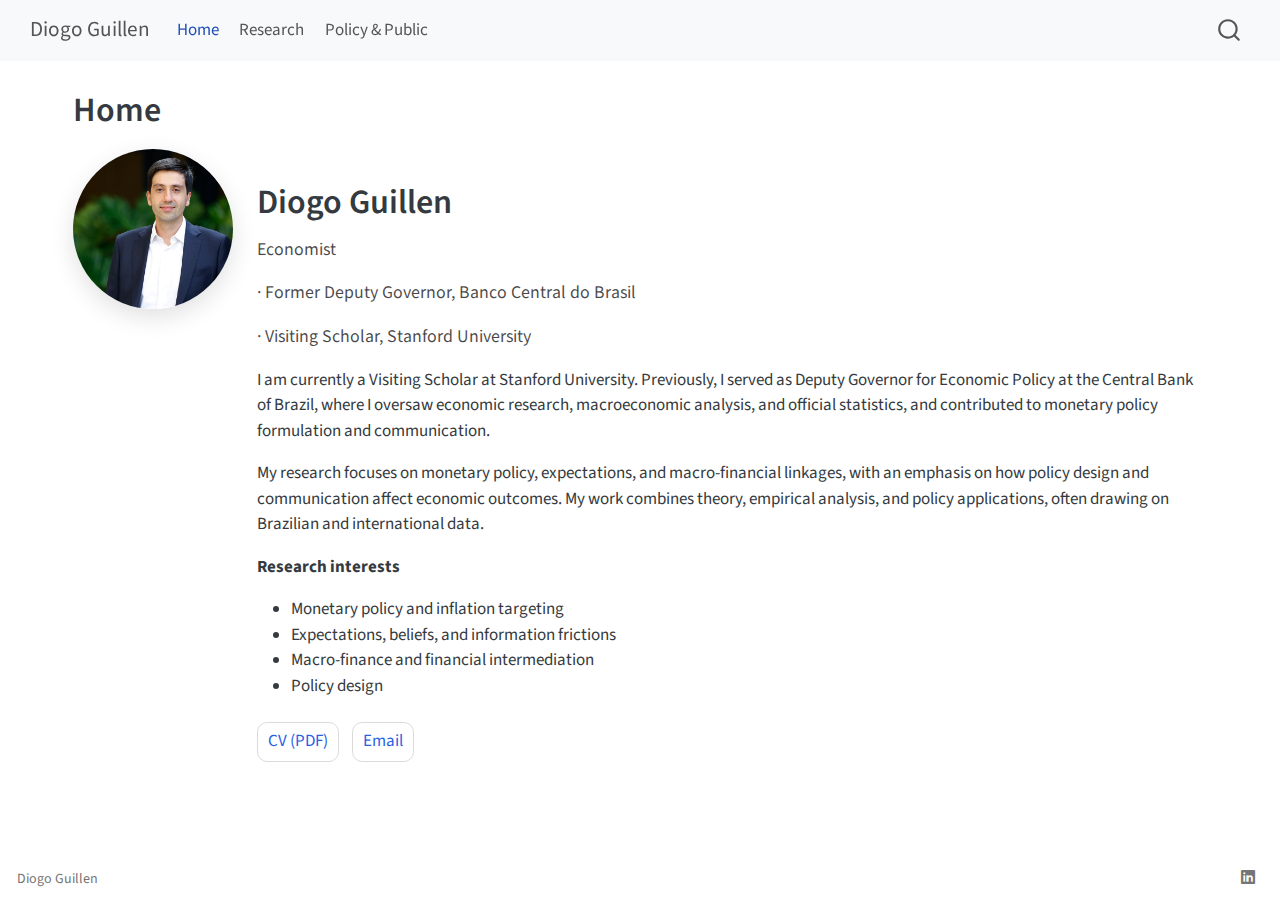
<file: index.html>
<!DOCTYPE html>
<html xmlns="http://www.w3.org/1999/xhtml" lang="en" xml:lang="en"><head>

<meta charset="utf-8">
<meta name="generator" content="quarto-1.8.27">

<meta name="viewport" content="width=device-width, initial-scale=1.0, user-scalable=yes">


<title>Home – Diogo Guillen</title>
<style>
code{white-space: pre-wrap;}
span.smallcaps{font-variant: small-caps;}
div.columns{display: flex; gap: min(4vw, 1.5em);}
div.column{flex: auto; overflow-x: auto;}
div.hanging-indent{margin-left: 1.5em; text-indent: -1.5em;}
ul.task-list{list-style: none;}
ul.task-list li input[type="checkbox"] {
  width: 0.8em;
  margin: 0 0.8em 0.2em -1em; /* quarto-specific, see https://github.com/quarto-dev/quarto-cli/issues/4556 */ 
  vertical-align: middle;
}
</style>


<script src="site_libs/quarto-nav/quarto-nav.js"></script>
<script src="site_libs/quarto-nav/headroom.min.js"></script>
<script src="site_libs/clipboard/clipboard.min.js"></script>
<script src="site_libs/quarto-search/autocomplete.umd.js"></script>
<script src="site_libs/quarto-search/fuse.min.js"></script>
<script src="site_libs/quarto-search/quarto-search.js"></script>
<meta name="quarto:offset" content="./">
<script src="site_libs/quarto-html/quarto.js" type="module"></script>
<script src="site_libs/quarto-html/tabsets/tabsets.js" type="module"></script>
<script src="site_libs/quarto-html/axe/axe-check.js" type="module"></script>
<script src="site_libs/quarto-html/popper.min.js"></script>
<script src="site_libs/quarto-html/tippy.umd.min.js"></script>
<script src="site_libs/quarto-html/anchor.min.js"></script>
<link href="site_libs/quarto-html/tippy.css" rel="stylesheet">
<link href="site_libs/quarto-html/quarto-syntax-highlighting-ed96de9b727972fe78a7b5d16c58bf87.css" rel="stylesheet" id="quarto-text-highlighting-styles">
<script src="site_libs/bootstrap/bootstrap.min.js"></script>
<link href="site_libs/bootstrap/bootstrap-icons.css" rel="stylesheet">
<link href="site_libs/bootstrap/bootstrap-0b37c64f34216b628666a8dac638b53b.min.css" rel="stylesheet" append-hash="true" id="quarto-bootstrap" data-mode="light">
<script id="quarto-search-options" type="application/json">{
  "location": "navbar",
  "copy-button": false,
  "collapse-after": 3,
  "panel-placement": "end",
  "type": "overlay",
  "limit": 50,
  "keyboard-shortcut": [
    "f",
    "/",
    "s"
  ],
  "show-item-context": false,
  "language": {
    "search-no-results-text": "No results",
    "search-matching-documents-text": "matching documents",
    "search-copy-link-title": "Copy link to search",
    "search-hide-matches-text": "Hide additional matches",
    "search-more-match-text": "more match in this document",
    "search-more-matches-text": "more matches in this document",
    "search-clear-button-title": "Clear",
    "search-text-placeholder": "",
    "search-detached-cancel-button-title": "Cancel",
    "search-submit-button-title": "Submit",
    "search-label": "Search"
  }
}</script>
<style>html{ scroll-behavior: smooth; }</style>


<link rel="stylesheet" href="styles.css">
</head>

<body class="nav-fixed quarto-light">

<div id="quarto-search-results"></div>
  <header id="quarto-header" class="headroom fixed-top">
    <nav class="navbar navbar-expand-lg " data-bs-theme="dark">
      <div class="navbar-container container-fluid">
      <div class="navbar-brand-container mx-auto">
    <a class="navbar-brand" href="./index.html">
    <span class="navbar-title">Diogo Guillen</span>
    </a>
  </div>
            <div id="quarto-search" class="" title="Search"></div>
          <button class="navbar-toggler" type="button" data-bs-toggle="collapse" data-bs-target="#navbarCollapse" aria-controls="navbarCollapse" role="menu" aria-expanded="false" aria-label="Toggle navigation" onclick="if (window.quartoToggleHeadroom) { window.quartoToggleHeadroom(); }">
  <span class="navbar-toggler-icon"></span>
</button>
          <div class="collapse navbar-collapse" id="navbarCollapse">
            <ul class="navbar-nav navbar-nav-scroll me-auto">
  <li class="nav-item">
    <a class="nav-link active" href="./index.html" aria-current="page"> 
<span class="menu-text">Home</span></a>
  </li>  
  <li class="nav-item">
    <a class="nav-link" href="./research.html"> 
<span class="menu-text">Research</span></a>
  </li>  
  <li class="nav-item">
    <a class="nav-link" href="./policy.html"> 
<span class="menu-text">Policy &amp; Public</span></a>
  </li>  
</ul>
          </div> <!-- /navcollapse -->
            <div class="quarto-navbar-tools">
</div>
      </div> <!-- /container-fluid -->
    </nav>
</header>
<!-- content -->
<div id="quarto-content" class="quarto-container page-columns page-rows-contents page-layout-full page-navbar">
<!-- sidebar -->
<!-- margin-sidebar -->
    
<!-- main -->
<main class="content column-page" id="quarto-document-content">

<header id="title-block-header" class="quarto-title-block default">
<div class="quarto-title">
<h1 class="title">Home</h1>
</div>



<div class="quarto-title-meta column-page">

    
  
    
  </div>
  


</header>


<div class="hero">
<p><img src="assets/img/profile.jpg" class="profile img-fluid"></p>
<section id="diogo-guillen" class="level1">
<h1>Diogo Guillen</h1>
<div class="kicker">
<p>Economist</p>
<p>· Former Deputy Governor, Banco Central do Brasil</p>
<p>· Visiting Scholar, Stanford University</p>
</div>
<p>I am currently a Visiting Scholar at Stanford University. Previously, I served as Deputy Governor for Economic Policy at the Central Bank of Brazil, where I oversaw economic research, macroeconomic analysis, and official statistics, and contributed to monetary policy formulation and communication.</p>
<p>My research focuses on monetary policy, expectations, and macro-financial linkages, with an emphasis on how policy design and communication affect economic outcomes. My work combines theory, empirical analysis, and policy applications, often drawing on Brazilian and international data.</p>
<p><strong>Research interests</strong></p>
<ul>
<li>Monetary policy and inflation targeting<br>
</li>
<li>Expectations, beliefs, and information frictions<br>
</li>
<li>Macro-finance and financial intermediation<br>
</li>
<li>Policy design</li>
</ul>
<div class="quicklinks">
<p><a href="assets/cv/DiogoGuillen_CV.pdf" target="_blank" rel="noopener noreferrer">CV (PDF)</a> <a href="mailto:dguillen@gmail.com">Email</a></p>
</div>
</section>
</div>



</main> <!-- /main -->
<script id="quarto-html-after-body" type="application/javascript">
  window.document.addEventListener("DOMContentLoaded", function (event) {
    const icon = "";
    const anchorJS = new window.AnchorJS();
    anchorJS.options = {
      placement: 'right',
      icon: icon
    };
    anchorJS.add('.anchored');
    const isCodeAnnotation = (el) => {
      for (const clz of el.classList) {
        if (clz.startsWith('code-annotation-')) {                     
          return true;
        }
      }
      return false;
    }
    const onCopySuccess = function(e) {
      // button target
      const button = e.trigger;
      // don't keep focus
      button.blur();
      // flash "checked"
      button.classList.add('code-copy-button-checked');
      var currentTitle = button.getAttribute("title");
      button.setAttribute("title", "Copied!");
      let tooltip;
      if (window.bootstrap) {
        button.setAttribute("data-bs-toggle", "tooltip");
        button.setAttribute("data-bs-placement", "left");
        button.setAttribute("data-bs-title", "Copied!");
        tooltip = new bootstrap.Tooltip(button, 
          { trigger: "manual", 
            customClass: "code-copy-button-tooltip",
            offset: [0, -8]});
        tooltip.show();    
      }
      setTimeout(function() {
        if (tooltip) {
          tooltip.hide();
          button.removeAttribute("data-bs-title");
          button.removeAttribute("data-bs-toggle");
          button.removeAttribute("data-bs-placement");
        }
        button.setAttribute("title", currentTitle);
        button.classList.remove('code-copy-button-checked');
      }, 1000);
      // clear code selection
      e.clearSelection();
    }
    const getTextToCopy = function(trigger) {
      const outerScaffold = trigger.parentElement.cloneNode(true);
      const codeEl = outerScaffold.querySelector('code');
      for (const childEl of codeEl.children) {
        if (isCodeAnnotation(childEl)) {
          childEl.remove();
        }
      }
      return codeEl.innerText;
    }
    const clipboard = new window.ClipboardJS('.code-copy-button:not([data-in-quarto-modal])', {
      text: getTextToCopy
    });
    clipboard.on('success', onCopySuccess);
    if (window.document.getElementById('quarto-embedded-source-code-modal')) {
      const clipboardModal = new window.ClipboardJS('.code-copy-button[data-in-quarto-modal]', {
        text: getTextToCopy,
        container: window.document.getElementById('quarto-embedded-source-code-modal')
      });
      clipboardModal.on('success', onCopySuccess);
    }
      var localhostRegex = new RegExp(/^(?:http|https):\/\/localhost\:?[0-9]*\//);
      var mailtoRegex = new RegExp(/^mailto:/);
        var filterRegex = new RegExp("https:\/\/diogoguillen\.github\.io");
      var isInternal = (href) => {
          return filterRegex.test(href) || localhostRegex.test(href) || mailtoRegex.test(href);
      }
      // Inspect non-navigation links and adorn them if external
     var links = window.document.querySelectorAll('a[href]:not(.nav-link):not(.navbar-brand):not(.toc-action):not(.sidebar-link):not(.sidebar-item-toggle):not(.pagination-link):not(.no-external):not([aria-hidden]):not(.dropdown-item):not(.quarto-navigation-tool):not(.about-link)');
      for (var i=0; i<links.length; i++) {
        const link = links[i];
        if (!isInternal(link.href)) {
          // undo the damage that might have been done by quarto-nav.js in the case of
          // links that we want to consider external
          if (link.dataset.originalHref !== undefined) {
            link.href = link.dataset.originalHref;
          }
            // target, if specified
            link.setAttribute("target", "_blank");
            if (link.getAttribute("rel") === null) {
              link.setAttribute("rel", "noopener");
            }
        }
      }
    function tippyHover(el, contentFn, onTriggerFn, onUntriggerFn) {
      const config = {
        allowHTML: true,
        maxWidth: 500,
        delay: 100,
        arrow: false,
        appendTo: function(el) {
            return el.parentElement;
        },
        interactive: true,
        interactiveBorder: 10,
        theme: 'quarto',
        placement: 'bottom-start',
      };
      if (contentFn) {
        config.content = contentFn;
      }
      if (onTriggerFn) {
        config.onTrigger = onTriggerFn;
      }
      if (onUntriggerFn) {
        config.onUntrigger = onUntriggerFn;
      }
      window.tippy(el, config); 
    }
    const noterefs = window.document.querySelectorAll('a[role="doc-noteref"]');
    for (var i=0; i<noterefs.length; i++) {
      const ref = noterefs[i];
      tippyHover(ref, function() {
        // use id or data attribute instead here
        let href = ref.getAttribute('data-footnote-href') || ref.getAttribute('href');
        try { href = new URL(href).hash; } catch {}
        const id = href.replace(/^#\/?/, "");
        const note = window.document.getElementById(id);
        if (note) {
          return note.innerHTML;
        } else {
          return "";
        }
      });
    }
    const xrefs = window.document.querySelectorAll('a.quarto-xref');
    const processXRef = (id, note) => {
      // Strip column container classes
      const stripColumnClz = (el) => {
        el.classList.remove("page-full", "page-columns");
        if (el.children) {
          for (const child of el.children) {
            stripColumnClz(child);
          }
        }
      }
      stripColumnClz(note)
      if (id === null || id.startsWith('sec-')) {
        // Special case sections, only their first couple elements
        const container = document.createElement("div");
        if (note.children && note.children.length > 2) {
          container.appendChild(note.children[0].cloneNode(true));
          for (let i = 1; i < note.children.length; i++) {
            const child = note.children[i];
            if (child.tagName === "P" && child.innerText === "") {
              continue;
            } else {
              container.appendChild(child.cloneNode(true));
              break;
            }
          }
          if (window.Quarto?.typesetMath) {
            window.Quarto.typesetMath(container);
          }
          return container.innerHTML
        } else {
          if (window.Quarto?.typesetMath) {
            window.Quarto.typesetMath(note);
          }
          return note.innerHTML;
        }
      } else {
        // Remove any anchor links if they are present
        const anchorLink = note.querySelector('a.anchorjs-link');
        if (anchorLink) {
          anchorLink.remove();
        }
        if (window.Quarto?.typesetMath) {
          window.Quarto.typesetMath(note);
        }
        if (note.classList.contains("callout")) {
          return note.outerHTML;
        } else {
          return note.innerHTML;
        }
      }
    }
    for (var i=0; i<xrefs.length; i++) {
      const xref = xrefs[i];
      tippyHover(xref, undefined, function(instance) {
        instance.disable();
        let url = xref.getAttribute('href');
        let hash = undefined; 
        if (url.startsWith('#')) {
          hash = url;
        } else {
          try { hash = new URL(url).hash; } catch {}
        }
        if (hash) {
          const id = hash.replace(/^#\/?/, "");
          const note = window.document.getElementById(id);
          if (note !== null) {
            try {
              const html = processXRef(id, note.cloneNode(true));
              instance.setContent(html);
            } finally {
              instance.enable();
              instance.show();
            }
          } else {
            // See if we can fetch this
            fetch(url.split('#')[0])
            .then(res => res.text())
            .then(html => {
              const parser = new DOMParser();
              const htmlDoc = parser.parseFromString(html, "text/html");
              const note = htmlDoc.getElementById(id);
              if (note !== null) {
                const html = processXRef(id, note);
                instance.setContent(html);
              } 
            }).finally(() => {
              instance.enable();
              instance.show();
            });
          }
        } else {
          // See if we can fetch a full url (with no hash to target)
          // This is a special case and we should probably do some content thinning / targeting
          fetch(url)
          .then(res => res.text())
          .then(html => {
            const parser = new DOMParser();
            const htmlDoc = parser.parseFromString(html, "text/html");
            const note = htmlDoc.querySelector('main.content');
            if (note !== null) {
              // This should only happen for chapter cross references
              // (since there is no id in the URL)
              // remove the first header
              if (note.children.length > 0 && note.children[0].tagName === "HEADER") {
                note.children[0].remove();
              }
              const html = processXRef(null, note);
              instance.setContent(html);
            } 
          }).finally(() => {
            instance.enable();
            instance.show();
          });
        }
      }, function(instance) {
      });
    }
        let selectedAnnoteEl;
        const selectorForAnnotation = ( cell, annotation) => {
          let cellAttr = 'data-code-cell="' + cell + '"';
          let lineAttr = 'data-code-annotation="' +  annotation + '"';
          const selector = 'span[' + cellAttr + '][' + lineAttr + ']';
          return selector;
        }
        const selectCodeLines = (annoteEl) => {
          const doc = window.document;
          const targetCell = annoteEl.getAttribute("data-target-cell");
          const targetAnnotation = annoteEl.getAttribute("data-target-annotation");
          const annoteSpan = window.document.querySelector(selectorForAnnotation(targetCell, targetAnnotation));
          const lines = annoteSpan.getAttribute("data-code-lines").split(",");
          const lineIds = lines.map((line) => {
            return targetCell + "-" + line;
          })
          let top = null;
          let height = null;
          let parent = null;
          if (lineIds.length > 0) {
              //compute the position of the single el (top and bottom and make a div)
              const el = window.document.getElementById(lineIds[0]);
              top = el.offsetTop;
              height = el.offsetHeight;
              parent = el.parentElement.parentElement;
            if (lineIds.length > 1) {
              const lastEl = window.document.getElementById(lineIds[lineIds.length - 1]);
              const bottom = lastEl.offsetTop + lastEl.offsetHeight;
              height = bottom - top;
            }
            if (top !== null && height !== null && parent !== null) {
              // cook up a div (if necessary) and position it 
              let div = window.document.getElementById("code-annotation-line-highlight");
              if (div === null) {
                div = window.document.createElement("div");
                div.setAttribute("id", "code-annotation-line-highlight");
                div.style.position = 'absolute';
                parent.appendChild(div);
              }
              div.style.top = top - 2 + "px";
              div.style.height = height + 4 + "px";
              div.style.left = 0;
              let gutterDiv = window.document.getElementById("code-annotation-line-highlight-gutter");
              if (gutterDiv === null) {
                gutterDiv = window.document.createElement("div");
                gutterDiv.setAttribute("id", "code-annotation-line-highlight-gutter");
                gutterDiv.style.position = 'absolute';
                const codeCell = window.document.getElementById(targetCell);
                const gutter = codeCell.querySelector('.code-annotation-gutter');
                gutter.appendChild(gutterDiv);
              }
              gutterDiv.style.top = top - 2 + "px";
              gutterDiv.style.height = height + 4 + "px";
            }
            selectedAnnoteEl = annoteEl;
          }
        };
        const unselectCodeLines = () => {
          const elementsIds = ["code-annotation-line-highlight", "code-annotation-line-highlight-gutter"];
          elementsIds.forEach((elId) => {
            const div = window.document.getElementById(elId);
            if (div) {
              div.remove();
            }
          });
          selectedAnnoteEl = undefined;
        };
          // Handle positioning of the toggle
      window.addEventListener(
        "resize",
        throttle(() => {
          elRect = undefined;
          if (selectedAnnoteEl) {
            selectCodeLines(selectedAnnoteEl);
          }
        }, 10)
      );
      function throttle(fn, ms) {
      let throttle = false;
      let timer;
        return (...args) => {
          if(!throttle) { // first call gets through
              fn.apply(this, args);
              throttle = true;
          } else { // all the others get throttled
              if(timer) clearTimeout(timer); // cancel #2
              timer = setTimeout(() => {
                fn.apply(this, args);
                timer = throttle = false;
              }, ms);
          }
        };
      }
        // Attach click handler to the DT
        const annoteDls = window.document.querySelectorAll('dt[data-target-cell]');
        for (const annoteDlNode of annoteDls) {
          annoteDlNode.addEventListener('click', (event) => {
            const clickedEl = event.target;
            if (clickedEl !== selectedAnnoteEl) {
              unselectCodeLines();
              const activeEl = window.document.querySelector('dt[data-target-cell].code-annotation-active');
              if (activeEl) {
                activeEl.classList.remove('code-annotation-active');
              }
              selectCodeLines(clickedEl);
              clickedEl.classList.add('code-annotation-active');
            } else {
              // Unselect the line
              unselectCodeLines();
              clickedEl.classList.remove('code-annotation-active');
            }
          });
        }
    const findCites = (el) => {
      const parentEl = el.parentElement;
      if (parentEl) {
        const cites = parentEl.dataset.cites;
        if (cites) {
          return {
            el,
            cites: cites.split(' ')
          };
        } else {
          return findCites(el.parentElement)
        }
      } else {
        return undefined;
      }
    };
    var bibliorefs = window.document.querySelectorAll('a[role="doc-biblioref"]');
    for (var i=0; i<bibliorefs.length; i++) {
      const ref = bibliorefs[i];
      const citeInfo = findCites(ref);
      if (citeInfo) {
        tippyHover(citeInfo.el, function() {
          var popup = window.document.createElement('div');
          citeInfo.cites.forEach(function(cite) {
            var citeDiv = window.document.createElement('div');
            citeDiv.classList.add('hanging-indent');
            citeDiv.classList.add('csl-entry');
            var biblioDiv = window.document.getElementById('ref-' + cite);
            if (biblioDiv) {
              citeDiv.innerHTML = biblioDiv.innerHTML;
            }
            popup.appendChild(citeDiv);
          });
          return popup.innerHTML;
        });
      }
    }
  });
  </script>
</div> <!-- /content -->
<footer class="footer">
  <div class="nav-footer">
    <div class="nav-footer-left">
<p>Diogo Guillen</p>
</div>   
    <div class="nav-footer-center">
      &nbsp;
    </div>
    <div class="nav-footer-right">
      <ul class="footer-items list-unstyled">
    <li class="nav-item compact">
    <a class="nav-link" href="https://www.linkedin.com/in/diogo-guillen-4500a071/">
      <i class="bi bi-linkedin" role="img">
</i> 
    </a>
  </li>  
</ul>
    </div>
  </div>
</footer>




<script src="site_libs/quarto-html/zenscroll-min.js"></script>
</body></html>
</file>
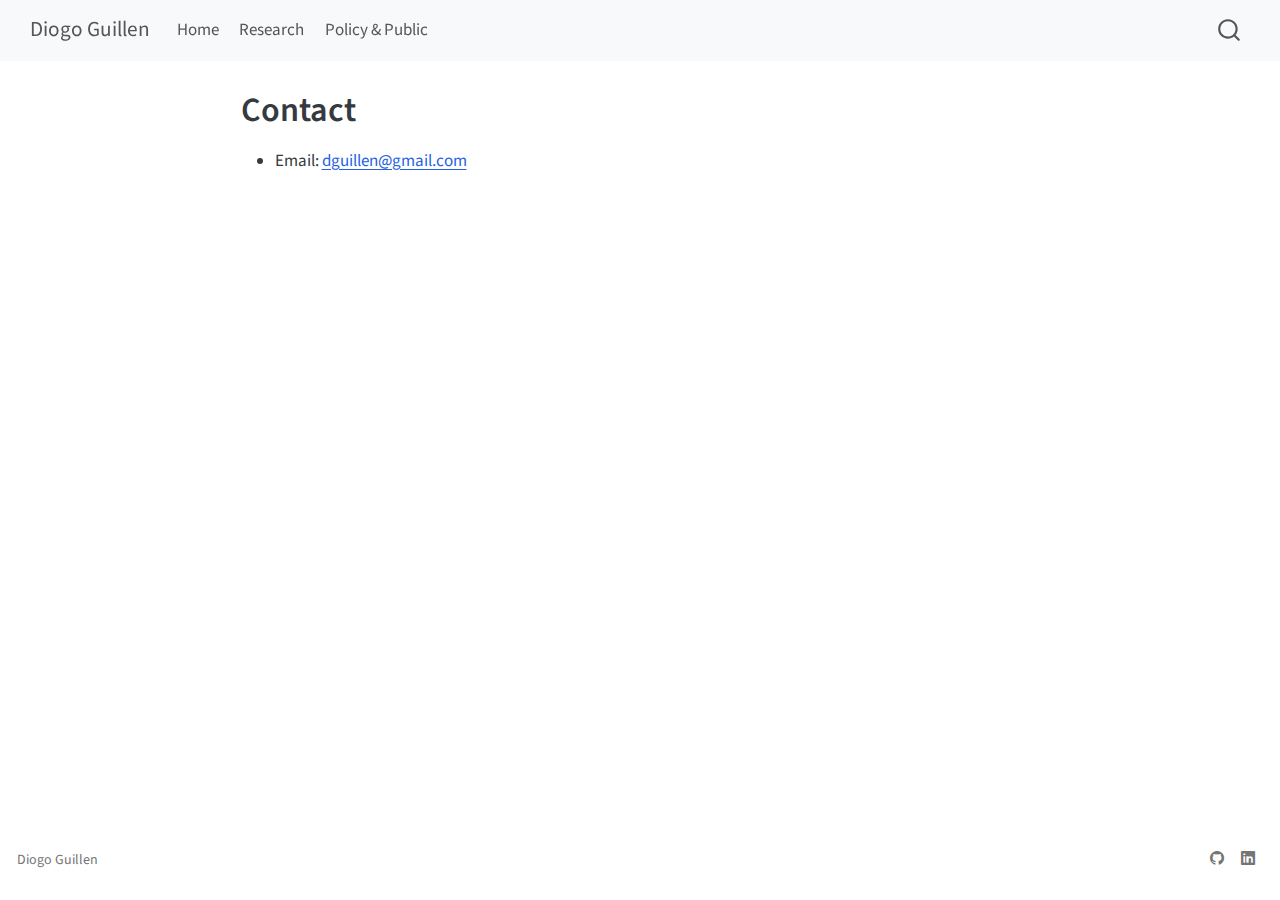
<file: contact.html>
<!DOCTYPE html>
<html xmlns="http://www.w3.org/1999/xhtml" lang="en" xml:lang="en"><head>

<meta charset="utf-8">
<meta name="generator" content="quarto-1.8.27">

<meta name="viewport" content="width=device-width, initial-scale=1.0, user-scalable=yes">


<title>Contact – Diogo Guillen</title>
<style>
code{white-space: pre-wrap;}
span.smallcaps{font-variant: small-caps;}
div.columns{display: flex; gap: min(4vw, 1.5em);}
div.column{flex: auto; overflow-x: auto;}
div.hanging-indent{margin-left: 1.5em; text-indent: -1.5em;}
ul.task-list{list-style: none;}
ul.task-list li input[type="checkbox"] {
  width: 0.8em;
  margin: 0 0.8em 0.2em -1em; /* quarto-specific, see https://github.com/quarto-dev/quarto-cli/issues/4556 */ 
  vertical-align: middle;
}
</style>


<script src="site_libs/quarto-nav/quarto-nav.js"></script>
<script src="site_libs/quarto-nav/headroom.min.js"></script>
<script src="site_libs/clipboard/clipboard.min.js"></script>
<script src="site_libs/quarto-search/autocomplete.umd.js"></script>
<script src="site_libs/quarto-search/fuse.min.js"></script>
<script src="site_libs/quarto-search/quarto-search.js"></script>
<meta name="quarto:offset" content="./">
<script src="site_libs/quarto-html/quarto.js" type="module"></script>
<script src="site_libs/quarto-html/tabsets/tabsets.js" type="module"></script>
<script src="site_libs/quarto-html/axe/axe-check.js" type="module"></script>
<script src="site_libs/quarto-html/popper.min.js"></script>
<script src="site_libs/quarto-html/tippy.umd.min.js"></script>
<script src="site_libs/quarto-html/anchor.min.js"></script>
<link href="site_libs/quarto-html/tippy.css" rel="stylesheet">
<link href="site_libs/quarto-html/quarto-syntax-highlighting-ed96de9b727972fe78a7b5d16c58bf87.css" rel="stylesheet" id="quarto-text-highlighting-styles">
<script src="site_libs/bootstrap/bootstrap.min.js"></script>
<link href="site_libs/bootstrap/bootstrap-icons.css" rel="stylesheet">
<link href="site_libs/bootstrap/bootstrap-0b37c64f34216b628666a8dac638b53b.min.css" rel="stylesheet" append-hash="true" id="quarto-bootstrap" data-mode="light">
<script id="quarto-search-options" type="application/json">{
  "location": "navbar",
  "copy-button": false,
  "collapse-after": 3,
  "panel-placement": "end",
  "type": "overlay",
  "limit": 50,
  "keyboard-shortcut": [
    "f",
    "/",
    "s"
  ],
  "show-item-context": false,
  "language": {
    "search-no-results-text": "No results",
    "search-matching-documents-text": "matching documents",
    "search-copy-link-title": "Copy link to search",
    "search-hide-matches-text": "Hide additional matches",
    "search-more-match-text": "more match in this document",
    "search-more-matches-text": "more matches in this document",
    "search-clear-button-title": "Clear",
    "search-text-placeholder": "",
    "search-detached-cancel-button-title": "Cancel",
    "search-submit-button-title": "Submit",
    "search-label": "Search"
  }
}</script>
<style>html{ scroll-behavior: smooth; }</style>


<link rel="stylesheet" href="styles.css">
</head>

<body class="nav-fixed fullcontent quarto-light">

<div id="quarto-search-results"></div>
  <header id="quarto-header" class="headroom fixed-top">
    <nav class="navbar navbar-expand-lg " data-bs-theme="dark">
      <div class="navbar-container container-fluid">
      <div class="navbar-brand-container mx-auto">
    <a class="navbar-brand" href="./index.html">
    <span class="navbar-title">Diogo Guillen</span>
    </a>
  </div>
            <div id="quarto-search" class="" title="Search"></div>
          <button class="navbar-toggler" type="button" data-bs-toggle="collapse" data-bs-target="#navbarCollapse" aria-controls="navbarCollapse" role="menu" aria-expanded="false" aria-label="Toggle navigation" onclick="if (window.quartoToggleHeadroom) { window.quartoToggleHeadroom(); }">
  <span class="navbar-toggler-icon"></span>
</button>
          <div class="collapse navbar-collapse" id="navbarCollapse">
            <ul class="navbar-nav navbar-nav-scroll me-auto">
  <li class="nav-item">
    <a class="nav-link" href="./index.html"> 
<span class="menu-text">Home</span></a>
  </li>  
  <li class="nav-item">
    <a class="nav-link" href="./research.html"> 
<span class="menu-text">Research</span></a>
  </li>  
  <li class="nav-item">
    <a class="nav-link" href="./policy.html"> 
<span class="menu-text">Policy &amp; Public</span></a>
  </li>  
</ul>
          </div> <!-- /navcollapse -->
            <div class="quarto-navbar-tools">
</div>
      </div> <!-- /container-fluid -->
    </nav>
</header>
<!-- content -->
<div id="quarto-content" class="quarto-container page-columns page-rows-contents page-layout-article page-navbar">
<!-- sidebar -->
<!-- margin-sidebar -->
    
<!-- main -->
<main class="content" id="quarto-document-content">

<header id="title-block-header" class="quarto-title-block default">
<div class="quarto-title">
<h1 class="title">Contact</h1>
</div>



<div class="quarto-title-meta">

    
  
    
  </div>
  


</header>


<ul>
<li>Email: <a href="mailto:dguillen@gmail.com">dguillen@gmail.com</a></li>
</ul>



</main> <!-- /main -->
<script id="quarto-html-after-body" type="application/javascript">
  window.document.addEventListener("DOMContentLoaded", function (event) {
    const icon = "";
    const anchorJS = new window.AnchorJS();
    anchorJS.options = {
      placement: 'right',
      icon: icon
    };
    anchorJS.add('.anchored');
    const isCodeAnnotation = (el) => {
      for (const clz of el.classList) {
        if (clz.startsWith('code-annotation-')) {                     
          return true;
        }
      }
      return false;
    }
    const onCopySuccess = function(e) {
      // button target
      const button = e.trigger;
      // don't keep focus
      button.blur();
      // flash "checked"
      button.classList.add('code-copy-button-checked');
      var currentTitle = button.getAttribute("title");
      button.setAttribute("title", "Copied!");
      let tooltip;
      if (window.bootstrap) {
        button.setAttribute("data-bs-toggle", "tooltip");
        button.setAttribute("data-bs-placement", "left");
        button.setAttribute("data-bs-title", "Copied!");
        tooltip = new bootstrap.Tooltip(button, 
          { trigger: "manual", 
            customClass: "code-copy-button-tooltip",
            offset: [0, -8]});
        tooltip.show();    
      }
      setTimeout(function() {
        if (tooltip) {
          tooltip.hide();
          button.removeAttribute("data-bs-title");
          button.removeAttribute("data-bs-toggle");
          button.removeAttribute("data-bs-placement");
        }
        button.setAttribute("title", currentTitle);
        button.classList.remove('code-copy-button-checked');
      }, 1000);
      // clear code selection
      e.clearSelection();
    }
    const getTextToCopy = function(trigger) {
      const outerScaffold = trigger.parentElement.cloneNode(true);
      const codeEl = outerScaffold.querySelector('code');
      for (const childEl of codeEl.children) {
        if (isCodeAnnotation(childEl)) {
          childEl.remove();
        }
      }
      return codeEl.innerText;
    }
    const clipboard = new window.ClipboardJS('.code-copy-button:not([data-in-quarto-modal])', {
      text: getTextToCopy
    });
    clipboard.on('success', onCopySuccess);
    if (window.document.getElementById('quarto-embedded-source-code-modal')) {
      const clipboardModal = new window.ClipboardJS('.code-copy-button[data-in-quarto-modal]', {
        text: getTextToCopy,
        container: window.document.getElementById('quarto-embedded-source-code-modal')
      });
      clipboardModal.on('success', onCopySuccess);
    }
      var localhostRegex = new RegExp(/^(?:http|https):\/\/localhost\:?[0-9]*\//);
      var mailtoRegex = new RegExp(/^mailto:/);
        var filterRegex = new RegExp("https:\/\/diogoguillen\.github\.io");
      var isInternal = (href) => {
          return filterRegex.test(href) || localhostRegex.test(href) || mailtoRegex.test(href);
      }
      // Inspect non-navigation links and adorn them if external
     var links = window.document.querySelectorAll('a[href]:not(.nav-link):not(.navbar-brand):not(.toc-action):not(.sidebar-link):not(.sidebar-item-toggle):not(.pagination-link):not(.no-external):not([aria-hidden]):not(.dropdown-item):not(.quarto-navigation-tool):not(.about-link)');
      for (var i=0; i<links.length; i++) {
        const link = links[i];
        if (!isInternal(link.href)) {
          // undo the damage that might have been done by quarto-nav.js in the case of
          // links that we want to consider external
          if (link.dataset.originalHref !== undefined) {
            link.href = link.dataset.originalHref;
          }
            // target, if specified
            link.setAttribute("target", "_blank");
            if (link.getAttribute("rel") === null) {
              link.setAttribute("rel", "noopener");
            }
        }
      }
    function tippyHover(el, contentFn, onTriggerFn, onUntriggerFn) {
      const config = {
        allowHTML: true,
        maxWidth: 500,
        delay: 100,
        arrow: false,
        appendTo: function(el) {
            return el.parentElement;
        },
        interactive: true,
        interactiveBorder: 10,
        theme: 'quarto',
        placement: 'bottom-start',
      };
      if (contentFn) {
        config.content = contentFn;
      }
      if (onTriggerFn) {
        config.onTrigger = onTriggerFn;
      }
      if (onUntriggerFn) {
        config.onUntrigger = onUntriggerFn;
      }
      window.tippy(el, config); 
    }
    const noterefs = window.document.querySelectorAll('a[role="doc-noteref"]');
    for (var i=0; i<noterefs.length; i++) {
      const ref = noterefs[i];
      tippyHover(ref, function() {
        // use id or data attribute instead here
        let href = ref.getAttribute('data-footnote-href') || ref.getAttribute('href');
        try { href = new URL(href).hash; } catch {}
        const id = href.replace(/^#\/?/, "");
        const note = window.document.getElementById(id);
        if (note) {
          return note.innerHTML;
        } else {
          return "";
        }
      });
    }
    const xrefs = window.document.querySelectorAll('a.quarto-xref');
    const processXRef = (id, note) => {
      // Strip column container classes
      const stripColumnClz = (el) => {
        el.classList.remove("page-full", "page-columns");
        if (el.children) {
          for (const child of el.children) {
            stripColumnClz(child);
          }
        }
      }
      stripColumnClz(note)
      if (id === null || id.startsWith('sec-')) {
        // Special case sections, only their first couple elements
        const container = document.createElement("div");
        if (note.children && note.children.length > 2) {
          container.appendChild(note.children[0].cloneNode(true));
          for (let i = 1; i < note.children.length; i++) {
            const child = note.children[i];
            if (child.tagName === "P" && child.innerText === "") {
              continue;
            } else {
              container.appendChild(child.cloneNode(true));
              break;
            }
          }
          if (window.Quarto?.typesetMath) {
            window.Quarto.typesetMath(container);
          }
          return container.innerHTML
        } else {
          if (window.Quarto?.typesetMath) {
            window.Quarto.typesetMath(note);
          }
          return note.innerHTML;
        }
      } else {
        // Remove any anchor links if they are present
        const anchorLink = note.querySelector('a.anchorjs-link');
        if (anchorLink) {
          anchorLink.remove();
        }
        if (window.Quarto?.typesetMath) {
          window.Quarto.typesetMath(note);
        }
        if (note.classList.contains("callout")) {
          return note.outerHTML;
        } else {
          return note.innerHTML;
        }
      }
    }
    for (var i=0; i<xrefs.length; i++) {
      const xref = xrefs[i];
      tippyHover(xref, undefined, function(instance) {
        instance.disable();
        let url = xref.getAttribute('href');
        let hash = undefined; 
        if (url.startsWith('#')) {
          hash = url;
        } else {
          try { hash = new URL(url).hash; } catch {}
        }
        if (hash) {
          const id = hash.replace(/^#\/?/, "");
          const note = window.document.getElementById(id);
          if (note !== null) {
            try {
              const html = processXRef(id, note.cloneNode(true));
              instance.setContent(html);
            } finally {
              instance.enable();
              instance.show();
            }
          } else {
            // See if we can fetch this
            fetch(url.split('#')[0])
            .then(res => res.text())
            .then(html => {
              const parser = new DOMParser();
              const htmlDoc = parser.parseFromString(html, "text/html");
              const note = htmlDoc.getElementById(id);
              if (note !== null) {
                const html = processXRef(id, note);
                instance.setContent(html);
              } 
            }).finally(() => {
              instance.enable();
              instance.show();
            });
          }
        } else {
          // See if we can fetch a full url (with no hash to target)
          // This is a special case and we should probably do some content thinning / targeting
          fetch(url)
          .then(res => res.text())
          .then(html => {
            const parser = new DOMParser();
            const htmlDoc = parser.parseFromString(html, "text/html");
            const note = htmlDoc.querySelector('main.content');
            if (note !== null) {
              // This should only happen for chapter cross references
              // (since there is no id in the URL)
              // remove the first header
              if (note.children.length > 0 && note.children[0].tagName === "HEADER") {
                note.children[0].remove();
              }
              const html = processXRef(null, note);
              instance.setContent(html);
            } 
          }).finally(() => {
            instance.enable();
            instance.show();
          });
        }
      }, function(instance) {
      });
    }
        let selectedAnnoteEl;
        const selectorForAnnotation = ( cell, annotation) => {
          let cellAttr = 'data-code-cell="' + cell + '"';
          let lineAttr = 'data-code-annotation="' +  annotation + '"';
          const selector = 'span[' + cellAttr + '][' + lineAttr + ']';
          return selector;
        }
        const selectCodeLines = (annoteEl) => {
          const doc = window.document;
          const targetCell = annoteEl.getAttribute("data-target-cell");
          const targetAnnotation = annoteEl.getAttribute("data-target-annotation");
          const annoteSpan = window.document.querySelector(selectorForAnnotation(targetCell, targetAnnotation));
          const lines = annoteSpan.getAttribute("data-code-lines").split(",");
          const lineIds = lines.map((line) => {
            return targetCell + "-" + line;
          })
          let top = null;
          let height = null;
          let parent = null;
          if (lineIds.length > 0) {
              //compute the position of the single el (top and bottom and make a div)
              const el = window.document.getElementById(lineIds[0]);
              top = el.offsetTop;
              height = el.offsetHeight;
              parent = el.parentElement.parentElement;
            if (lineIds.length > 1) {
              const lastEl = window.document.getElementById(lineIds[lineIds.length - 1]);
              const bottom = lastEl.offsetTop + lastEl.offsetHeight;
              height = bottom - top;
            }
            if (top !== null && height !== null && parent !== null) {
              // cook up a div (if necessary) and position it 
              let div = window.document.getElementById("code-annotation-line-highlight");
              if (div === null) {
                div = window.document.createElement("div");
                div.setAttribute("id", "code-annotation-line-highlight");
                div.style.position = 'absolute';
                parent.appendChild(div);
              }
              div.style.top = top - 2 + "px";
              div.style.height = height + 4 + "px";
              div.style.left = 0;
              let gutterDiv = window.document.getElementById("code-annotation-line-highlight-gutter");
              if (gutterDiv === null) {
                gutterDiv = window.document.createElement("div");
                gutterDiv.setAttribute("id", "code-annotation-line-highlight-gutter");
                gutterDiv.style.position = 'absolute';
                const codeCell = window.document.getElementById(targetCell);
                const gutter = codeCell.querySelector('.code-annotation-gutter');
                gutter.appendChild(gutterDiv);
              }
              gutterDiv.style.top = top - 2 + "px";
              gutterDiv.style.height = height + 4 + "px";
            }
            selectedAnnoteEl = annoteEl;
          }
        };
        const unselectCodeLines = () => {
          const elementsIds = ["code-annotation-line-highlight", "code-annotation-line-highlight-gutter"];
          elementsIds.forEach((elId) => {
            const div = window.document.getElementById(elId);
            if (div) {
              div.remove();
            }
          });
          selectedAnnoteEl = undefined;
        };
          // Handle positioning of the toggle
      window.addEventListener(
        "resize",
        throttle(() => {
          elRect = undefined;
          if (selectedAnnoteEl) {
            selectCodeLines(selectedAnnoteEl);
          }
        }, 10)
      );
      function throttle(fn, ms) {
      let throttle = false;
      let timer;
        return (...args) => {
          if(!throttle) { // first call gets through
              fn.apply(this, args);
              throttle = true;
          } else { // all the others get throttled
              if(timer) clearTimeout(timer); // cancel #2
              timer = setTimeout(() => {
                fn.apply(this, args);
                timer = throttle = false;
              }, ms);
          }
        };
      }
        // Attach click handler to the DT
        const annoteDls = window.document.querySelectorAll('dt[data-target-cell]');
        for (const annoteDlNode of annoteDls) {
          annoteDlNode.addEventListener('click', (event) => {
            const clickedEl = event.target;
            if (clickedEl !== selectedAnnoteEl) {
              unselectCodeLines();
              const activeEl = window.document.querySelector('dt[data-target-cell].code-annotation-active');
              if (activeEl) {
                activeEl.classList.remove('code-annotation-active');
              }
              selectCodeLines(clickedEl);
              clickedEl.classList.add('code-annotation-active');
            } else {
              // Unselect the line
              unselectCodeLines();
              clickedEl.classList.remove('code-annotation-active');
            }
          });
        }
    const findCites = (el) => {
      const parentEl = el.parentElement;
      if (parentEl) {
        const cites = parentEl.dataset.cites;
        if (cites) {
          return {
            el,
            cites: cites.split(' ')
          };
        } else {
          return findCites(el.parentElement)
        }
      } else {
        return undefined;
      }
    };
    var bibliorefs = window.document.querySelectorAll('a[role="doc-biblioref"]');
    for (var i=0; i<bibliorefs.length; i++) {
      const ref = bibliorefs[i];
      const citeInfo = findCites(ref);
      if (citeInfo) {
        tippyHover(citeInfo.el, function() {
          var popup = window.document.createElement('div');
          citeInfo.cites.forEach(function(cite) {
            var citeDiv = window.document.createElement('div');
            citeDiv.classList.add('hanging-indent');
            citeDiv.classList.add('csl-entry');
            var biblioDiv = window.document.getElementById('ref-' + cite);
            if (biblioDiv) {
              citeDiv.innerHTML = biblioDiv.innerHTML;
            }
            popup.appendChild(citeDiv);
          });
          return popup.innerHTML;
        });
      }
    }
  });
  </script>
</div> <!-- /content -->
<footer class="footer">
  <div class="nav-footer">
    <div class="nav-footer-left">
<p>Diogo Guillen</p>
</div>   
    <div class="nav-footer-center">
      &nbsp;
    </div>
    <div class="nav-footer-right">
      <ul class="footer-items list-unstyled">
    <li class="nav-item compact">
    <a class="nav-link" href="https://github.com/diogoguillen">
      <i class="bi bi-github" role="img">
</i> 
    </a>
  </li>  
    <li class="nav-item compact">
    <a class="nav-link" href="https://www.linkedin.com/">
      <i class="bi bi-linkedin" role="img">
</i> 
    </a>
  </li>  
</ul>
    </div>
  </div>
</footer>




<script src="site_libs/quarto-html/zenscroll-min.js"></script>
</body></html>
</file>
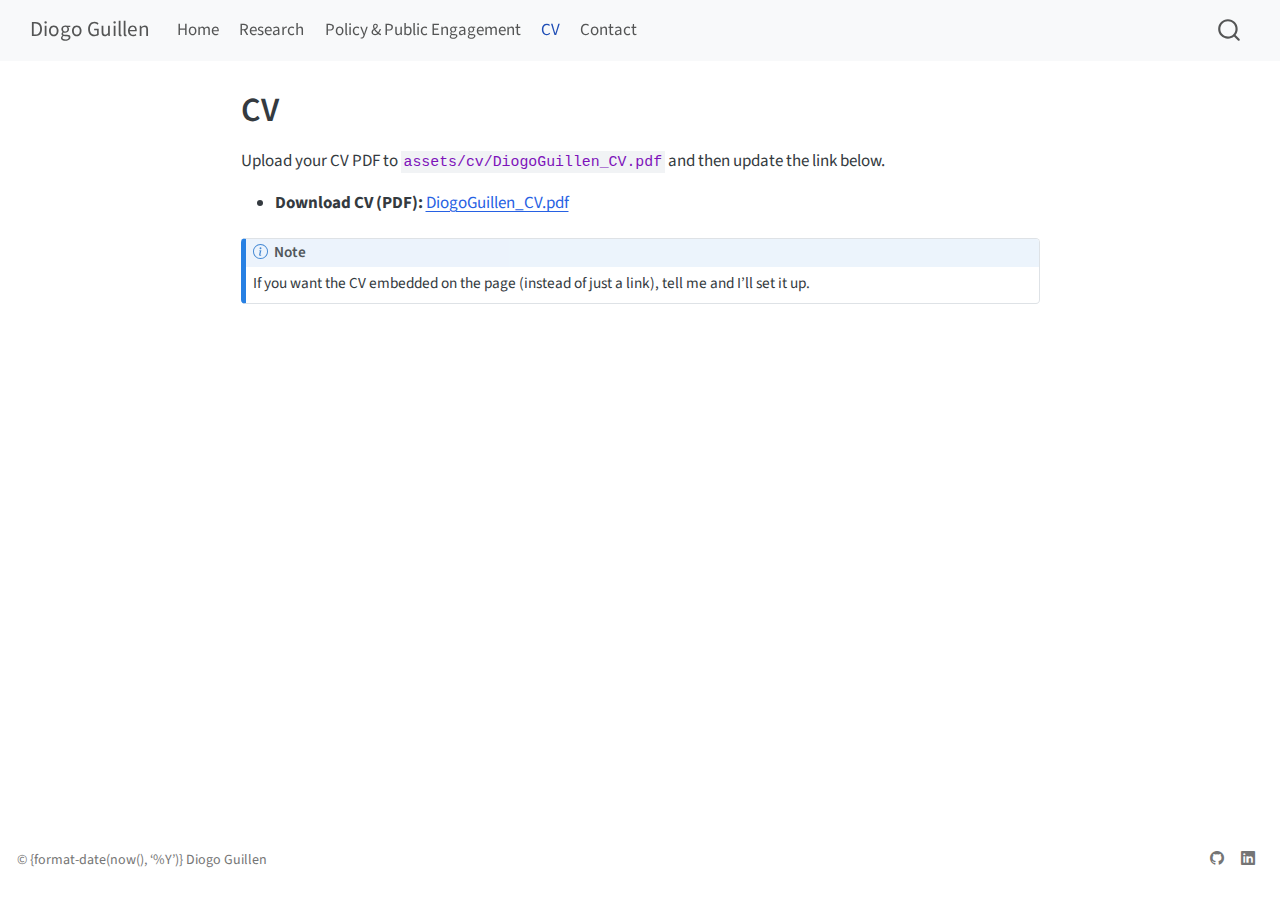
<file: cv.html>
<!DOCTYPE html>
<html xmlns="http://www.w3.org/1999/xhtml" lang="en" xml:lang="en"><head>

<meta charset="utf-8">
<meta name="generator" content="quarto-1.8.27">

<meta name="viewport" content="width=device-width, initial-scale=1.0, user-scalable=yes">


<title>CV – Diogo Guillen</title>
<style>
code{white-space: pre-wrap;}
span.smallcaps{font-variant: small-caps;}
div.columns{display: flex; gap: min(4vw, 1.5em);}
div.column{flex: auto; overflow-x: auto;}
div.hanging-indent{margin-left: 1.5em; text-indent: -1.5em;}
ul.task-list{list-style: none;}
ul.task-list li input[type="checkbox"] {
  width: 0.8em;
  margin: 0 0.8em 0.2em -1em; /* quarto-specific, see https://github.com/quarto-dev/quarto-cli/issues/4556 */ 
  vertical-align: middle;
}
</style>


<script src="site_libs/quarto-nav/quarto-nav.js"></script>
<script src="site_libs/quarto-nav/headroom.min.js"></script>
<script src="site_libs/clipboard/clipboard.min.js"></script>
<script src="site_libs/quarto-search/autocomplete.umd.js"></script>
<script src="site_libs/quarto-search/fuse.min.js"></script>
<script src="site_libs/quarto-search/quarto-search.js"></script>
<meta name="quarto:offset" content="./">
<script src="site_libs/quarto-html/quarto.js" type="module"></script>
<script src="site_libs/quarto-html/tabsets/tabsets.js" type="module"></script>
<script src="site_libs/quarto-html/axe/axe-check.js" type="module"></script>
<script src="site_libs/quarto-html/popper.min.js"></script>
<script src="site_libs/quarto-html/tippy.umd.min.js"></script>
<script src="site_libs/quarto-html/anchor.min.js"></script>
<link href="site_libs/quarto-html/tippy.css" rel="stylesheet">
<link href="site_libs/quarto-html/quarto-syntax-highlighting-ed96de9b727972fe78a7b5d16c58bf87.css" rel="stylesheet" id="quarto-text-highlighting-styles">
<script src="site_libs/bootstrap/bootstrap.min.js"></script>
<link href="site_libs/bootstrap/bootstrap-icons.css" rel="stylesheet">
<link href="site_libs/bootstrap/bootstrap-0b37c64f34216b628666a8dac638b53b.min.css" rel="stylesheet" append-hash="true" id="quarto-bootstrap" data-mode="light">
<script id="quarto-search-options" type="application/json">{
  "location": "navbar",
  "copy-button": false,
  "collapse-after": 3,
  "panel-placement": "end",
  "type": "overlay",
  "limit": 50,
  "keyboard-shortcut": [
    "f",
    "/",
    "s"
  ],
  "show-item-context": false,
  "language": {
    "search-no-results-text": "No results",
    "search-matching-documents-text": "matching documents",
    "search-copy-link-title": "Copy link to search",
    "search-hide-matches-text": "Hide additional matches",
    "search-more-match-text": "more match in this document",
    "search-more-matches-text": "more matches in this document",
    "search-clear-button-title": "Clear",
    "search-text-placeholder": "",
    "search-detached-cancel-button-title": "Cancel",
    "search-submit-button-title": "Submit",
    "search-label": "Search"
  }
}</script>
<style>html{ scroll-behavior: smooth; }</style>


<link rel="stylesheet" href="styles.css">
</head>

<body class="nav-fixed fullcontent quarto-light">

<div id="quarto-search-results"></div>
  <header id="quarto-header" class="headroom fixed-top">
    <nav class="navbar navbar-expand-lg " data-bs-theme="dark">
      <div class="navbar-container container-fluid">
      <div class="navbar-brand-container mx-auto">
    <a class="navbar-brand" href="./index.html">
    <span class="navbar-title">Diogo Guillen</span>
    </a>
  </div>
            <div id="quarto-search" class="" title="Search"></div>
          <button class="navbar-toggler" type="button" data-bs-toggle="collapse" data-bs-target="#navbarCollapse" aria-controls="navbarCollapse" role="menu" aria-expanded="false" aria-label="Toggle navigation" onclick="if (window.quartoToggleHeadroom) { window.quartoToggleHeadroom(); }">
  <span class="navbar-toggler-icon"></span>
</button>
          <div class="collapse navbar-collapse" id="navbarCollapse">
            <ul class="navbar-nav navbar-nav-scroll me-auto">
  <li class="nav-item">
    <a class="nav-link" href="./index.html"> 
<span class="menu-text">Home</span></a>
  </li>  
  <li class="nav-item">
    <a class="nav-link" href="./research.html"> 
<span class="menu-text">Research</span></a>
  </li>  
  <li class="nav-item">
    <a class="nav-link" href="./policy.html"> 
<span class="menu-text">Policy &amp; Public Engagement</span></a>
  </li>  
  <li class="nav-item">
    <a class="nav-link active" href="./cv.html" aria-current="page"> 
<span class="menu-text">CV</span></a>
  </li>  
  <li class="nav-item">
    <a class="nav-link" href="./contact.html"> 
<span class="menu-text">Contact</span></a>
  </li>  
</ul>
          </div> <!-- /navcollapse -->
            <div class="quarto-navbar-tools">
</div>
      </div> <!-- /container-fluid -->
    </nav>
</header>
<!-- content -->
<div id="quarto-content" class="quarto-container page-columns page-rows-contents page-layout-article page-navbar">
<!-- sidebar -->
<!-- margin-sidebar -->
    
<!-- main -->
<main class="content" id="quarto-document-content">

<header id="title-block-header" class="quarto-title-block default">
<div class="quarto-title">
<h1 class="title">CV</h1>
</div>



<div class="quarto-title-meta">

    
  
    
  </div>
  


</header>


<p>Upload your CV PDF to <code>assets/cv/DiogoGuillen_CV.pdf</code> and then update the link below.</p>
<ul>
<li><strong>Download CV (PDF):</strong> <a href="assets/cv/DiogoGuillen_CV.pdf">DiogoGuillen_CV.pdf</a></li>
</ul>
<div class="callout callout-style-default callout-note callout-titled">
<div class="callout-header d-flex align-content-center">
<div class="callout-icon-container">
<i class="callout-icon"></i>
</div>
<div class="callout-title-container flex-fill">
Note
</div>
</div>
<div class="callout-body-container callout-body">
<p>If you want the CV embedded on the page (instead of just a link), tell me and I’ll set it up.</p>
</div>
</div>



</main> <!-- /main -->
<script id="quarto-html-after-body" type="application/javascript">
  window.document.addEventListener("DOMContentLoaded", function (event) {
    const icon = "";
    const anchorJS = new window.AnchorJS();
    anchorJS.options = {
      placement: 'right',
      icon: icon
    };
    anchorJS.add('.anchored');
    const isCodeAnnotation = (el) => {
      for (const clz of el.classList) {
        if (clz.startsWith('code-annotation-')) {                     
          return true;
        }
      }
      return false;
    }
    const onCopySuccess = function(e) {
      // button target
      const button = e.trigger;
      // don't keep focus
      button.blur();
      // flash "checked"
      button.classList.add('code-copy-button-checked');
      var currentTitle = button.getAttribute("title");
      button.setAttribute("title", "Copied!");
      let tooltip;
      if (window.bootstrap) {
        button.setAttribute("data-bs-toggle", "tooltip");
        button.setAttribute("data-bs-placement", "left");
        button.setAttribute("data-bs-title", "Copied!");
        tooltip = new bootstrap.Tooltip(button, 
          { trigger: "manual", 
            customClass: "code-copy-button-tooltip",
            offset: [0, -8]});
        tooltip.show();    
      }
      setTimeout(function() {
        if (tooltip) {
          tooltip.hide();
          button.removeAttribute("data-bs-title");
          button.removeAttribute("data-bs-toggle");
          button.removeAttribute("data-bs-placement");
        }
        button.setAttribute("title", currentTitle);
        button.classList.remove('code-copy-button-checked');
      }, 1000);
      // clear code selection
      e.clearSelection();
    }
    const getTextToCopy = function(trigger) {
      const outerScaffold = trigger.parentElement.cloneNode(true);
      const codeEl = outerScaffold.querySelector('code');
      for (const childEl of codeEl.children) {
        if (isCodeAnnotation(childEl)) {
          childEl.remove();
        }
      }
      return codeEl.innerText;
    }
    const clipboard = new window.ClipboardJS('.code-copy-button:not([data-in-quarto-modal])', {
      text: getTextToCopy
    });
    clipboard.on('success', onCopySuccess);
    if (window.document.getElementById('quarto-embedded-source-code-modal')) {
      const clipboardModal = new window.ClipboardJS('.code-copy-button[data-in-quarto-modal]', {
        text: getTextToCopy,
        container: window.document.getElementById('quarto-embedded-source-code-modal')
      });
      clipboardModal.on('success', onCopySuccess);
    }
      var localhostRegex = new RegExp(/^(?:http|https):\/\/localhost\:?[0-9]*\//);
      var mailtoRegex = new RegExp(/^mailto:/);
        var filterRegex = new RegExp("https:\/\/diogoguillen\.github\.io");
      var isInternal = (href) => {
          return filterRegex.test(href) || localhostRegex.test(href) || mailtoRegex.test(href);
      }
      // Inspect non-navigation links and adorn them if external
     var links = window.document.querySelectorAll('a[href]:not(.nav-link):not(.navbar-brand):not(.toc-action):not(.sidebar-link):not(.sidebar-item-toggle):not(.pagination-link):not(.no-external):not([aria-hidden]):not(.dropdown-item):not(.quarto-navigation-tool):not(.about-link)');
      for (var i=0; i<links.length; i++) {
        const link = links[i];
        if (!isInternal(link.href)) {
          // undo the damage that might have been done by quarto-nav.js in the case of
          // links that we want to consider external
          if (link.dataset.originalHref !== undefined) {
            link.href = link.dataset.originalHref;
          }
            // target, if specified
            link.setAttribute("target", "_blank");
            if (link.getAttribute("rel") === null) {
              link.setAttribute("rel", "noopener");
            }
        }
      }
    function tippyHover(el, contentFn, onTriggerFn, onUntriggerFn) {
      const config = {
        allowHTML: true,
        maxWidth: 500,
        delay: 100,
        arrow: false,
        appendTo: function(el) {
            return el.parentElement;
        },
        interactive: true,
        interactiveBorder: 10,
        theme: 'quarto',
        placement: 'bottom-start',
      };
      if (contentFn) {
        config.content = contentFn;
      }
      if (onTriggerFn) {
        config.onTrigger = onTriggerFn;
      }
      if (onUntriggerFn) {
        config.onUntrigger = onUntriggerFn;
      }
      window.tippy(el, config); 
    }
    const noterefs = window.document.querySelectorAll('a[role="doc-noteref"]');
    for (var i=0; i<noterefs.length; i++) {
      const ref = noterefs[i];
      tippyHover(ref, function() {
        // use id or data attribute instead here
        let href = ref.getAttribute('data-footnote-href') || ref.getAttribute('href');
        try { href = new URL(href).hash; } catch {}
        const id = href.replace(/^#\/?/, "");
        const note = window.document.getElementById(id);
        if (note) {
          return note.innerHTML;
        } else {
          return "";
        }
      });
    }
    const xrefs = window.document.querySelectorAll('a.quarto-xref');
    const processXRef = (id, note) => {
      // Strip column container classes
      const stripColumnClz = (el) => {
        el.classList.remove("page-full", "page-columns");
        if (el.children) {
          for (const child of el.children) {
            stripColumnClz(child);
          }
        }
      }
      stripColumnClz(note)
      if (id === null || id.startsWith('sec-')) {
        // Special case sections, only their first couple elements
        const container = document.createElement("div");
        if (note.children && note.children.length > 2) {
          container.appendChild(note.children[0].cloneNode(true));
          for (let i = 1; i < note.children.length; i++) {
            const child = note.children[i];
            if (child.tagName === "P" && child.innerText === "") {
              continue;
            } else {
              container.appendChild(child.cloneNode(true));
              break;
            }
          }
          if (window.Quarto?.typesetMath) {
            window.Quarto.typesetMath(container);
          }
          return container.innerHTML
        } else {
          if (window.Quarto?.typesetMath) {
            window.Quarto.typesetMath(note);
          }
          return note.innerHTML;
        }
      } else {
        // Remove any anchor links if they are present
        const anchorLink = note.querySelector('a.anchorjs-link');
        if (anchorLink) {
          anchorLink.remove();
        }
        if (window.Quarto?.typesetMath) {
          window.Quarto.typesetMath(note);
        }
        if (note.classList.contains("callout")) {
          return note.outerHTML;
        } else {
          return note.innerHTML;
        }
      }
    }
    for (var i=0; i<xrefs.length; i++) {
      const xref = xrefs[i];
      tippyHover(xref, undefined, function(instance) {
        instance.disable();
        let url = xref.getAttribute('href');
        let hash = undefined; 
        if (url.startsWith('#')) {
          hash = url;
        } else {
          try { hash = new URL(url).hash; } catch {}
        }
        if (hash) {
          const id = hash.replace(/^#\/?/, "");
          const note = window.document.getElementById(id);
          if (note !== null) {
            try {
              const html = processXRef(id, note.cloneNode(true));
              instance.setContent(html);
            } finally {
              instance.enable();
              instance.show();
            }
          } else {
            // See if we can fetch this
            fetch(url.split('#')[0])
            .then(res => res.text())
            .then(html => {
              const parser = new DOMParser();
              const htmlDoc = parser.parseFromString(html, "text/html");
              const note = htmlDoc.getElementById(id);
              if (note !== null) {
                const html = processXRef(id, note);
                instance.setContent(html);
              } 
            }).finally(() => {
              instance.enable();
              instance.show();
            });
          }
        } else {
          // See if we can fetch a full url (with no hash to target)
          // This is a special case and we should probably do some content thinning / targeting
          fetch(url)
          .then(res => res.text())
          .then(html => {
            const parser = new DOMParser();
            const htmlDoc = parser.parseFromString(html, "text/html");
            const note = htmlDoc.querySelector('main.content');
            if (note !== null) {
              // This should only happen for chapter cross references
              // (since there is no id in the URL)
              // remove the first header
              if (note.children.length > 0 && note.children[0].tagName === "HEADER") {
                note.children[0].remove();
              }
              const html = processXRef(null, note);
              instance.setContent(html);
            } 
          }).finally(() => {
            instance.enable();
            instance.show();
          });
        }
      }, function(instance) {
      });
    }
        let selectedAnnoteEl;
        const selectorForAnnotation = ( cell, annotation) => {
          let cellAttr = 'data-code-cell="' + cell + '"';
          let lineAttr = 'data-code-annotation="' +  annotation + '"';
          const selector = 'span[' + cellAttr + '][' + lineAttr + ']';
          return selector;
        }
        const selectCodeLines = (annoteEl) => {
          const doc = window.document;
          const targetCell = annoteEl.getAttribute("data-target-cell");
          const targetAnnotation = annoteEl.getAttribute("data-target-annotation");
          const annoteSpan = window.document.querySelector(selectorForAnnotation(targetCell, targetAnnotation));
          const lines = annoteSpan.getAttribute("data-code-lines").split(",");
          const lineIds = lines.map((line) => {
            return targetCell + "-" + line;
          })
          let top = null;
          let height = null;
          let parent = null;
          if (lineIds.length > 0) {
              //compute the position of the single el (top and bottom and make a div)
              const el = window.document.getElementById(lineIds[0]);
              top = el.offsetTop;
              height = el.offsetHeight;
              parent = el.parentElement.parentElement;
            if (lineIds.length > 1) {
              const lastEl = window.document.getElementById(lineIds[lineIds.length - 1]);
              const bottom = lastEl.offsetTop + lastEl.offsetHeight;
              height = bottom - top;
            }
            if (top !== null && height !== null && parent !== null) {
              // cook up a div (if necessary) and position it 
              let div = window.document.getElementById("code-annotation-line-highlight");
              if (div === null) {
                div = window.document.createElement("div");
                div.setAttribute("id", "code-annotation-line-highlight");
                div.style.position = 'absolute';
                parent.appendChild(div);
              }
              div.style.top = top - 2 + "px";
              div.style.height = height + 4 + "px";
              div.style.left = 0;
              let gutterDiv = window.document.getElementById("code-annotation-line-highlight-gutter");
              if (gutterDiv === null) {
                gutterDiv = window.document.createElement("div");
                gutterDiv.setAttribute("id", "code-annotation-line-highlight-gutter");
                gutterDiv.style.position = 'absolute';
                const codeCell = window.document.getElementById(targetCell);
                const gutter = codeCell.querySelector('.code-annotation-gutter');
                gutter.appendChild(gutterDiv);
              }
              gutterDiv.style.top = top - 2 + "px";
              gutterDiv.style.height = height + 4 + "px";
            }
            selectedAnnoteEl = annoteEl;
          }
        };
        const unselectCodeLines = () => {
          const elementsIds = ["code-annotation-line-highlight", "code-annotation-line-highlight-gutter"];
          elementsIds.forEach((elId) => {
            const div = window.document.getElementById(elId);
            if (div) {
              div.remove();
            }
          });
          selectedAnnoteEl = undefined;
        };
          // Handle positioning of the toggle
      window.addEventListener(
        "resize",
        throttle(() => {
          elRect = undefined;
          if (selectedAnnoteEl) {
            selectCodeLines(selectedAnnoteEl);
          }
        }, 10)
      );
      function throttle(fn, ms) {
      let throttle = false;
      let timer;
        return (...args) => {
          if(!throttle) { // first call gets through
              fn.apply(this, args);
              throttle = true;
          } else { // all the others get throttled
              if(timer) clearTimeout(timer); // cancel #2
              timer = setTimeout(() => {
                fn.apply(this, args);
                timer = throttle = false;
              }, ms);
          }
        };
      }
        // Attach click handler to the DT
        const annoteDls = window.document.querySelectorAll('dt[data-target-cell]');
        for (const annoteDlNode of annoteDls) {
          annoteDlNode.addEventListener('click', (event) => {
            const clickedEl = event.target;
            if (clickedEl !== selectedAnnoteEl) {
              unselectCodeLines();
              const activeEl = window.document.querySelector('dt[data-target-cell].code-annotation-active');
              if (activeEl) {
                activeEl.classList.remove('code-annotation-active');
              }
              selectCodeLines(clickedEl);
              clickedEl.classList.add('code-annotation-active');
            } else {
              // Unselect the line
              unselectCodeLines();
              clickedEl.classList.remove('code-annotation-active');
            }
          });
        }
    const findCites = (el) => {
      const parentEl = el.parentElement;
      if (parentEl) {
        const cites = parentEl.dataset.cites;
        if (cites) {
          return {
            el,
            cites: cites.split(' ')
          };
        } else {
          return findCites(el.parentElement)
        }
      } else {
        return undefined;
      }
    };
    var bibliorefs = window.document.querySelectorAll('a[role="doc-biblioref"]');
    for (var i=0; i<bibliorefs.length; i++) {
      const ref = bibliorefs[i];
      const citeInfo = findCites(ref);
      if (citeInfo) {
        tippyHover(citeInfo.el, function() {
          var popup = window.document.createElement('div');
          citeInfo.cites.forEach(function(cite) {
            var citeDiv = window.document.createElement('div');
            citeDiv.classList.add('hanging-indent');
            citeDiv.classList.add('csl-entry');
            var biblioDiv = window.document.getElementById('ref-' + cite);
            if (biblioDiv) {
              citeDiv.innerHTML = biblioDiv.innerHTML;
            }
            popup.appendChild(citeDiv);
          });
          return popup.innerHTML;
        });
      }
    }
  });
  </script>
</div> <!-- /content -->
<footer class="footer">
  <div class="nav-footer">
    <div class="nav-footer-left">
<p>© {format-date(now(), ‘%Y’)} Diogo Guillen</p>
</div>   
    <div class="nav-footer-center">
      &nbsp;
    </div>
    <div class="nav-footer-right">
      <ul class="footer-items list-unstyled">
    <li class="nav-item compact">
    <a class="nav-link" href="https://github.com/diogoguillen">
      <i class="bi bi-github" role="img">
</i> 
    </a>
  </li>  
    <li class="nav-item compact">
    <a class="nav-link" href="https://www.linkedin.com/">
      <i class="bi bi-linkedin" role="img">
</i> 
    </a>
  </li>  
</ul>
    </div>
  </div>
</footer>




<script src="site_libs/quarto-html/zenscroll-min.js"></script>
</body></html>
</file>
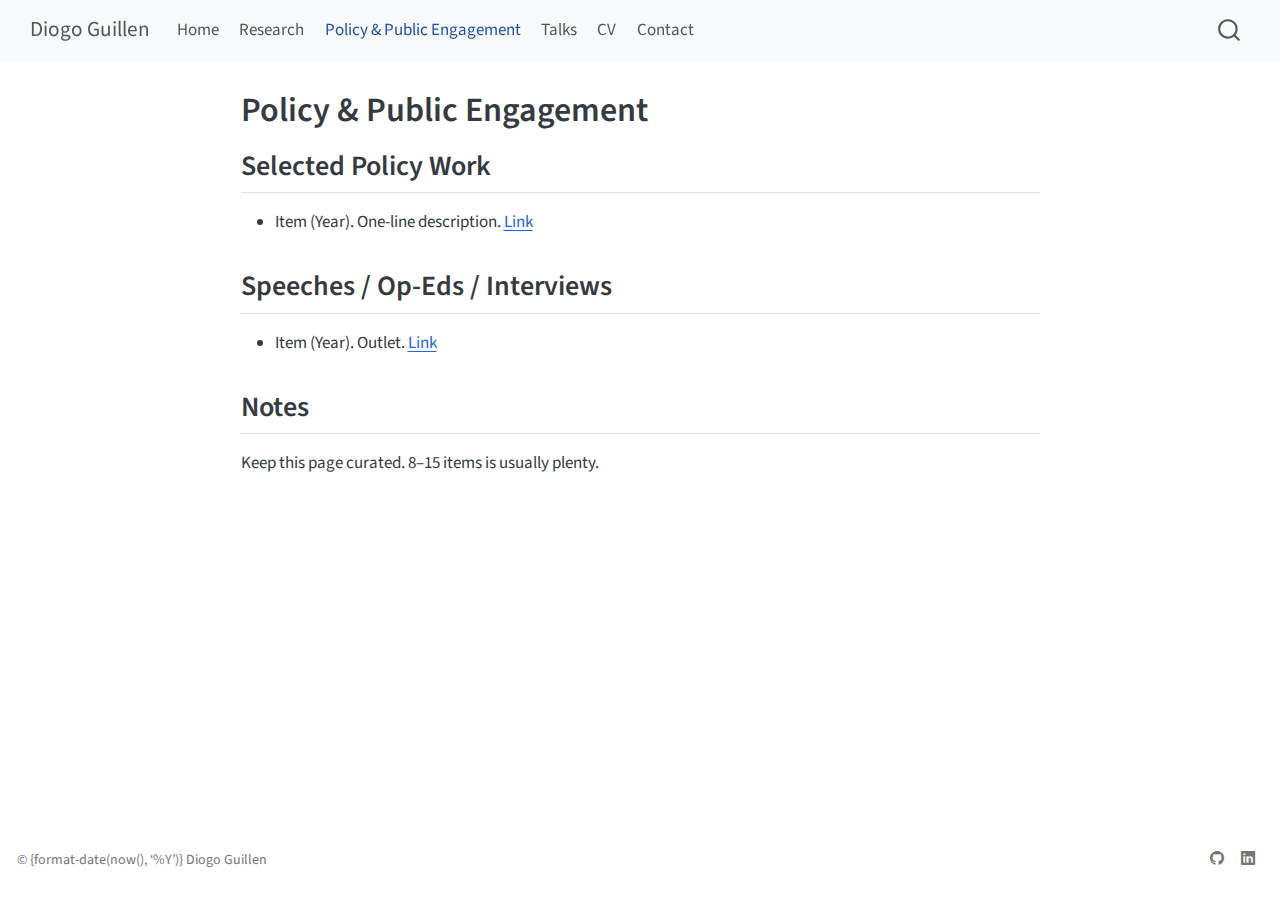
<file: policy.html>
<!DOCTYPE html>
<html xmlns="http://www.w3.org/1999/xhtml" lang="en" xml:lang="en"><head>

<meta charset="utf-8">
<meta name="generator" content="quarto-1.8.27">

<meta name="viewport" content="width=device-width, initial-scale=1.0, user-scalable=yes">


<title>Policy &amp; Public Engagement – Diogo Guillen</title>
<style>
code{white-space: pre-wrap;}
span.smallcaps{font-variant: small-caps;}
div.columns{display: flex; gap: min(4vw, 1.5em);}
div.column{flex: auto; overflow-x: auto;}
div.hanging-indent{margin-left: 1.5em; text-indent: -1.5em;}
ul.task-list{list-style: none;}
ul.task-list li input[type="checkbox"] {
  width: 0.8em;
  margin: 0 0.8em 0.2em -1em; /* quarto-specific, see https://github.com/quarto-dev/quarto-cli/issues/4556 */ 
  vertical-align: middle;
}
</style>


<script src="site_libs/quarto-nav/quarto-nav.js"></script>
<script src="site_libs/quarto-nav/headroom.min.js"></script>
<script src="site_libs/clipboard/clipboard.min.js"></script>
<script src="site_libs/quarto-search/autocomplete.umd.js"></script>
<script src="site_libs/quarto-search/fuse.min.js"></script>
<script src="site_libs/quarto-search/quarto-search.js"></script>
<meta name="quarto:offset" content="./">
<script src="site_libs/quarto-html/quarto.js" type="module"></script>
<script src="site_libs/quarto-html/tabsets/tabsets.js" type="module"></script>
<script src="site_libs/quarto-html/axe/axe-check.js" type="module"></script>
<script src="site_libs/quarto-html/popper.min.js"></script>
<script src="site_libs/quarto-html/tippy.umd.min.js"></script>
<script src="site_libs/quarto-html/anchor.min.js"></script>
<link href="site_libs/quarto-html/tippy.css" rel="stylesheet">
<link href="site_libs/quarto-html/quarto-syntax-highlighting-ed96de9b727972fe78a7b5d16c58bf87.css" rel="stylesheet" id="quarto-text-highlighting-styles">
<script src="site_libs/bootstrap/bootstrap.min.js"></script>
<link href="site_libs/bootstrap/bootstrap-icons.css" rel="stylesheet">
<link href="site_libs/bootstrap/bootstrap-0b37c64f34216b628666a8dac638b53b.min.css" rel="stylesheet" append-hash="true" id="quarto-bootstrap" data-mode="light">
<script id="quarto-search-options" type="application/json">{
  "location": "navbar",
  "copy-button": false,
  "collapse-after": 3,
  "panel-placement": "end",
  "type": "overlay",
  "limit": 50,
  "keyboard-shortcut": [
    "f",
    "/",
    "s"
  ],
  "show-item-context": false,
  "language": {
    "search-no-results-text": "No results",
    "search-matching-documents-text": "matching documents",
    "search-copy-link-title": "Copy link to search",
    "search-hide-matches-text": "Hide additional matches",
    "search-more-match-text": "more match in this document",
    "search-more-matches-text": "more matches in this document",
    "search-clear-button-title": "Clear",
    "search-text-placeholder": "",
    "search-detached-cancel-button-title": "Cancel",
    "search-submit-button-title": "Submit",
    "search-label": "Search"
  }
}</script>
<style>html{ scroll-behavior: smooth; }</style>


<link rel="stylesheet" href="styles.css">
</head>

<body class="nav-fixed fullcontent quarto-light">

<div id="quarto-search-results"></div>
  <header id="quarto-header" class="headroom fixed-top">
    <nav class="navbar navbar-expand-lg " data-bs-theme="dark">
      <div class="navbar-container container-fluid">
      <div class="navbar-brand-container mx-auto">
    <a class="navbar-brand" href="./index.html">
    <span class="navbar-title">Diogo Guillen</span>
    </a>
  </div>
            <div id="quarto-search" class="" title="Search"></div>
          <button class="navbar-toggler" type="button" data-bs-toggle="collapse" data-bs-target="#navbarCollapse" aria-controls="navbarCollapse" role="menu" aria-expanded="false" aria-label="Toggle navigation" onclick="if (window.quartoToggleHeadroom) { window.quartoToggleHeadroom(); }">
  <span class="navbar-toggler-icon"></span>
</button>
          <div class="collapse navbar-collapse" id="navbarCollapse">
            <ul class="navbar-nav navbar-nav-scroll me-auto">
  <li class="nav-item">
    <a class="nav-link" href="./index.html"> 
<span class="menu-text">Home</span></a>
  </li>  
  <li class="nav-item">
    <a class="nav-link" href="./research.html"> 
<span class="menu-text">Research</span></a>
  </li>  
  <li class="nav-item">
    <a class="nav-link active" href="./policy.html" aria-current="page"> 
<span class="menu-text">Policy &amp; Public Engagement</span></a>
  </li>  
  <li class="nav-item">
    <a class="nav-link" href="./talks.html"> 
<span class="menu-text">Talks</span></a>
  </li>  
  <li class="nav-item">
    <a class="nav-link" href="./cv.html"> 
<span class="menu-text">CV</span></a>
  </li>  
  <li class="nav-item">
    <a class="nav-link" href="./contact.html"> 
<span class="menu-text">Contact</span></a>
  </li>  
</ul>
          </div> <!-- /navcollapse -->
            <div class="quarto-navbar-tools">
</div>
      </div> <!-- /container-fluid -->
    </nav>
</header>
<!-- content -->
<div id="quarto-content" class="quarto-container page-columns page-rows-contents page-layout-article page-navbar">
<!-- sidebar -->
<!-- margin-sidebar -->
    
<!-- main -->
<main class="content" id="quarto-document-content">

<header id="title-block-header" class="quarto-title-block default">
<div class="quarto-title">
<h1 class="title">Policy &amp; Public Engagement</h1>
</div>



<div class="quarto-title-meta">

    
  
    
  </div>
  


</header>


<section id="selected-policy-work" class="level2">
<h2 class="anchored" data-anchor-id="selected-policy-work">Selected Policy Work</h2>
<ul>
<li>Item (Year). One-line description. <a href="#">Link</a></li>
</ul>
</section>
<section id="speeches-op-eds-interviews" class="level2">
<h2 class="anchored" data-anchor-id="speeches-op-eds-interviews">Speeches / Op-Eds / Interviews</h2>
<ul>
<li>Item (Year). Outlet. <a href="#">Link</a></li>
</ul>
</section>
<section id="notes" class="level2">
<h2 class="anchored" data-anchor-id="notes">Notes</h2>
<p>Keep this page curated. 8–15 items is usually plenty.</p>


</section>

</main> <!-- /main -->
<script id="quarto-html-after-body" type="application/javascript">
  window.document.addEventListener("DOMContentLoaded", function (event) {
    const icon = "";
    const anchorJS = new window.AnchorJS();
    anchorJS.options = {
      placement: 'right',
      icon: icon
    };
    anchorJS.add('.anchored');
    const isCodeAnnotation = (el) => {
      for (const clz of el.classList) {
        if (clz.startsWith('code-annotation-')) {                     
          return true;
        }
      }
      return false;
    }
    const onCopySuccess = function(e) {
      // button target
      const button = e.trigger;
      // don't keep focus
      button.blur();
      // flash "checked"
      button.classList.add('code-copy-button-checked');
      var currentTitle = button.getAttribute("title");
      button.setAttribute("title", "Copied!");
      let tooltip;
      if (window.bootstrap) {
        button.setAttribute("data-bs-toggle", "tooltip");
        button.setAttribute("data-bs-placement", "left");
        button.setAttribute("data-bs-title", "Copied!");
        tooltip = new bootstrap.Tooltip(button, 
          { trigger: "manual", 
            customClass: "code-copy-button-tooltip",
            offset: [0, -8]});
        tooltip.show();    
      }
      setTimeout(function() {
        if (tooltip) {
          tooltip.hide();
          button.removeAttribute("data-bs-title");
          button.removeAttribute("data-bs-toggle");
          button.removeAttribute("data-bs-placement");
        }
        button.setAttribute("title", currentTitle);
        button.classList.remove('code-copy-button-checked');
      }, 1000);
      // clear code selection
      e.clearSelection();
    }
    const getTextToCopy = function(trigger) {
      const outerScaffold = trigger.parentElement.cloneNode(true);
      const codeEl = outerScaffold.querySelector('code');
      for (const childEl of codeEl.children) {
        if (isCodeAnnotation(childEl)) {
          childEl.remove();
        }
      }
      return codeEl.innerText;
    }
    const clipboard = new window.ClipboardJS('.code-copy-button:not([data-in-quarto-modal])', {
      text: getTextToCopy
    });
    clipboard.on('success', onCopySuccess);
    if (window.document.getElementById('quarto-embedded-source-code-modal')) {
      const clipboardModal = new window.ClipboardJS('.code-copy-button[data-in-quarto-modal]', {
        text: getTextToCopy,
        container: window.document.getElementById('quarto-embedded-source-code-modal')
      });
      clipboardModal.on('success', onCopySuccess);
    }
      var localhostRegex = new RegExp(/^(?:http|https):\/\/localhost\:?[0-9]*\//);
      var mailtoRegex = new RegExp(/^mailto:/);
        var filterRegex = new RegExp("https:\/\/diogoguillen\.github\.io");
      var isInternal = (href) => {
          return filterRegex.test(href) || localhostRegex.test(href) || mailtoRegex.test(href);
      }
      // Inspect non-navigation links and adorn them if external
     var links = window.document.querySelectorAll('a[href]:not(.nav-link):not(.navbar-brand):not(.toc-action):not(.sidebar-link):not(.sidebar-item-toggle):not(.pagination-link):not(.no-external):not([aria-hidden]):not(.dropdown-item):not(.quarto-navigation-tool):not(.about-link)');
      for (var i=0; i<links.length; i++) {
        const link = links[i];
        if (!isInternal(link.href)) {
          // undo the damage that might have been done by quarto-nav.js in the case of
          // links that we want to consider external
          if (link.dataset.originalHref !== undefined) {
            link.href = link.dataset.originalHref;
          }
            // target, if specified
            link.setAttribute("target", "_blank");
            if (link.getAttribute("rel") === null) {
              link.setAttribute("rel", "noopener");
            }
        }
      }
    function tippyHover(el, contentFn, onTriggerFn, onUntriggerFn) {
      const config = {
        allowHTML: true,
        maxWidth: 500,
        delay: 100,
        arrow: false,
        appendTo: function(el) {
            return el.parentElement;
        },
        interactive: true,
        interactiveBorder: 10,
        theme: 'quarto',
        placement: 'bottom-start',
      };
      if (contentFn) {
        config.content = contentFn;
      }
      if (onTriggerFn) {
        config.onTrigger = onTriggerFn;
      }
      if (onUntriggerFn) {
        config.onUntrigger = onUntriggerFn;
      }
      window.tippy(el, config); 
    }
    const noterefs = window.document.querySelectorAll('a[role="doc-noteref"]');
    for (var i=0; i<noterefs.length; i++) {
      const ref = noterefs[i];
      tippyHover(ref, function() {
        // use id or data attribute instead here
        let href = ref.getAttribute('data-footnote-href') || ref.getAttribute('href');
        try { href = new URL(href).hash; } catch {}
        const id = href.replace(/^#\/?/, "");
        const note = window.document.getElementById(id);
        if (note) {
          return note.innerHTML;
        } else {
          return "";
        }
      });
    }
    const xrefs = window.document.querySelectorAll('a.quarto-xref');
    const processXRef = (id, note) => {
      // Strip column container classes
      const stripColumnClz = (el) => {
        el.classList.remove("page-full", "page-columns");
        if (el.children) {
          for (const child of el.children) {
            stripColumnClz(child);
          }
        }
      }
      stripColumnClz(note)
      if (id === null || id.startsWith('sec-')) {
        // Special case sections, only their first couple elements
        const container = document.createElement("div");
        if (note.children && note.children.length > 2) {
          container.appendChild(note.children[0].cloneNode(true));
          for (let i = 1; i < note.children.length; i++) {
            const child = note.children[i];
            if (child.tagName === "P" && child.innerText === "") {
              continue;
            } else {
              container.appendChild(child.cloneNode(true));
              break;
            }
          }
          if (window.Quarto?.typesetMath) {
            window.Quarto.typesetMath(container);
          }
          return container.innerHTML
        } else {
          if (window.Quarto?.typesetMath) {
            window.Quarto.typesetMath(note);
          }
          return note.innerHTML;
        }
      } else {
        // Remove any anchor links if they are present
        const anchorLink = note.querySelector('a.anchorjs-link');
        if (anchorLink) {
          anchorLink.remove();
        }
        if (window.Quarto?.typesetMath) {
          window.Quarto.typesetMath(note);
        }
        if (note.classList.contains("callout")) {
          return note.outerHTML;
        } else {
          return note.innerHTML;
        }
      }
    }
    for (var i=0; i<xrefs.length; i++) {
      const xref = xrefs[i];
      tippyHover(xref, undefined, function(instance) {
        instance.disable();
        let url = xref.getAttribute('href');
        let hash = undefined; 
        if (url.startsWith('#')) {
          hash = url;
        } else {
          try { hash = new URL(url).hash; } catch {}
        }
        if (hash) {
          const id = hash.replace(/^#\/?/, "");
          const note = window.document.getElementById(id);
          if (note !== null) {
            try {
              const html = processXRef(id, note.cloneNode(true));
              instance.setContent(html);
            } finally {
              instance.enable();
              instance.show();
            }
          } else {
            // See if we can fetch this
            fetch(url.split('#')[0])
            .then(res => res.text())
            .then(html => {
              const parser = new DOMParser();
              const htmlDoc = parser.parseFromString(html, "text/html");
              const note = htmlDoc.getElementById(id);
              if (note !== null) {
                const html = processXRef(id, note);
                instance.setContent(html);
              } 
            }).finally(() => {
              instance.enable();
              instance.show();
            });
          }
        } else {
          // See if we can fetch a full url (with no hash to target)
          // This is a special case and we should probably do some content thinning / targeting
          fetch(url)
          .then(res => res.text())
          .then(html => {
            const parser = new DOMParser();
            const htmlDoc = parser.parseFromString(html, "text/html");
            const note = htmlDoc.querySelector('main.content');
            if (note !== null) {
              // This should only happen for chapter cross references
              // (since there is no id in the URL)
              // remove the first header
              if (note.children.length > 0 && note.children[0].tagName === "HEADER") {
                note.children[0].remove();
              }
              const html = processXRef(null, note);
              instance.setContent(html);
            } 
          }).finally(() => {
            instance.enable();
            instance.show();
          });
        }
      }, function(instance) {
      });
    }
        let selectedAnnoteEl;
        const selectorForAnnotation = ( cell, annotation) => {
          let cellAttr = 'data-code-cell="' + cell + '"';
          let lineAttr = 'data-code-annotation="' +  annotation + '"';
          const selector = 'span[' + cellAttr + '][' + lineAttr + ']';
          return selector;
        }
        const selectCodeLines = (annoteEl) => {
          const doc = window.document;
          const targetCell = annoteEl.getAttribute("data-target-cell");
          const targetAnnotation = annoteEl.getAttribute("data-target-annotation");
          const annoteSpan = window.document.querySelector(selectorForAnnotation(targetCell, targetAnnotation));
          const lines = annoteSpan.getAttribute("data-code-lines").split(",");
          const lineIds = lines.map((line) => {
            return targetCell + "-" + line;
          })
          let top = null;
          let height = null;
          let parent = null;
          if (lineIds.length > 0) {
              //compute the position of the single el (top and bottom and make a div)
              const el = window.document.getElementById(lineIds[0]);
              top = el.offsetTop;
              height = el.offsetHeight;
              parent = el.parentElement.parentElement;
            if (lineIds.length > 1) {
              const lastEl = window.document.getElementById(lineIds[lineIds.length - 1]);
              const bottom = lastEl.offsetTop + lastEl.offsetHeight;
              height = bottom - top;
            }
            if (top !== null && height !== null && parent !== null) {
              // cook up a div (if necessary) and position it 
              let div = window.document.getElementById("code-annotation-line-highlight");
              if (div === null) {
                div = window.document.createElement("div");
                div.setAttribute("id", "code-annotation-line-highlight");
                div.style.position = 'absolute';
                parent.appendChild(div);
              }
              div.style.top = top - 2 + "px";
              div.style.height = height + 4 + "px";
              div.style.left = 0;
              let gutterDiv = window.document.getElementById("code-annotation-line-highlight-gutter");
              if (gutterDiv === null) {
                gutterDiv = window.document.createElement("div");
                gutterDiv.setAttribute("id", "code-annotation-line-highlight-gutter");
                gutterDiv.style.position = 'absolute';
                const codeCell = window.document.getElementById(targetCell);
                const gutter = codeCell.querySelector('.code-annotation-gutter');
                gutter.appendChild(gutterDiv);
              }
              gutterDiv.style.top = top - 2 + "px";
              gutterDiv.style.height = height + 4 + "px";
            }
            selectedAnnoteEl = annoteEl;
          }
        };
        const unselectCodeLines = () => {
          const elementsIds = ["code-annotation-line-highlight", "code-annotation-line-highlight-gutter"];
          elementsIds.forEach((elId) => {
            const div = window.document.getElementById(elId);
            if (div) {
              div.remove();
            }
          });
          selectedAnnoteEl = undefined;
        };
          // Handle positioning of the toggle
      window.addEventListener(
        "resize",
        throttle(() => {
          elRect = undefined;
          if (selectedAnnoteEl) {
            selectCodeLines(selectedAnnoteEl);
          }
        }, 10)
      );
      function throttle(fn, ms) {
      let throttle = false;
      let timer;
        return (...args) => {
          if(!throttle) { // first call gets through
              fn.apply(this, args);
              throttle = true;
          } else { // all the others get throttled
              if(timer) clearTimeout(timer); // cancel #2
              timer = setTimeout(() => {
                fn.apply(this, args);
                timer = throttle = false;
              }, ms);
          }
        };
      }
        // Attach click handler to the DT
        const annoteDls = window.document.querySelectorAll('dt[data-target-cell]');
        for (const annoteDlNode of annoteDls) {
          annoteDlNode.addEventListener('click', (event) => {
            const clickedEl = event.target;
            if (clickedEl !== selectedAnnoteEl) {
              unselectCodeLines();
              const activeEl = window.document.querySelector('dt[data-target-cell].code-annotation-active');
              if (activeEl) {
                activeEl.classList.remove('code-annotation-active');
              }
              selectCodeLines(clickedEl);
              clickedEl.classList.add('code-annotation-active');
            } else {
              // Unselect the line
              unselectCodeLines();
              clickedEl.classList.remove('code-annotation-active');
            }
          });
        }
    const findCites = (el) => {
      const parentEl = el.parentElement;
      if (parentEl) {
        const cites = parentEl.dataset.cites;
        if (cites) {
          return {
            el,
            cites: cites.split(' ')
          };
        } else {
          return findCites(el.parentElement)
        }
      } else {
        return undefined;
      }
    };
    var bibliorefs = window.document.querySelectorAll('a[role="doc-biblioref"]');
    for (var i=0; i<bibliorefs.length; i++) {
      const ref = bibliorefs[i];
      const citeInfo = findCites(ref);
      if (citeInfo) {
        tippyHover(citeInfo.el, function() {
          var popup = window.document.createElement('div');
          citeInfo.cites.forEach(function(cite) {
            var citeDiv = window.document.createElement('div');
            citeDiv.classList.add('hanging-indent');
            citeDiv.classList.add('csl-entry');
            var biblioDiv = window.document.getElementById('ref-' + cite);
            if (biblioDiv) {
              citeDiv.innerHTML = biblioDiv.innerHTML;
            }
            popup.appendChild(citeDiv);
          });
          return popup.innerHTML;
        });
      }
    }
  });
  </script>
</div> <!-- /content -->
<footer class="footer">
  <div class="nav-footer">
    <div class="nav-footer-left">
<p>© {format-date(now(), ‘%Y’)} Diogo Guillen</p>
</div>   
    <div class="nav-footer-center">
      &nbsp;
    </div>
    <div class="nav-footer-right">
      <ul class="footer-items list-unstyled">
    <li class="nav-item compact">
    <a class="nav-link" href="https://github.com/diogoguillen">
      <i class="bi bi-github" role="img">
</i> 
    </a>
  </li>  
    <li class="nav-item compact">
    <a class="nav-link" href="https://www.linkedin.com/">
      <i class="bi bi-linkedin" role="img">
</i> 
    </a>
  </li>  
</ul>
    </div>
  </div>
</footer>




<script src="site_libs/quarto-html/zenscroll-min.js"></script>
</body></html>
</file>
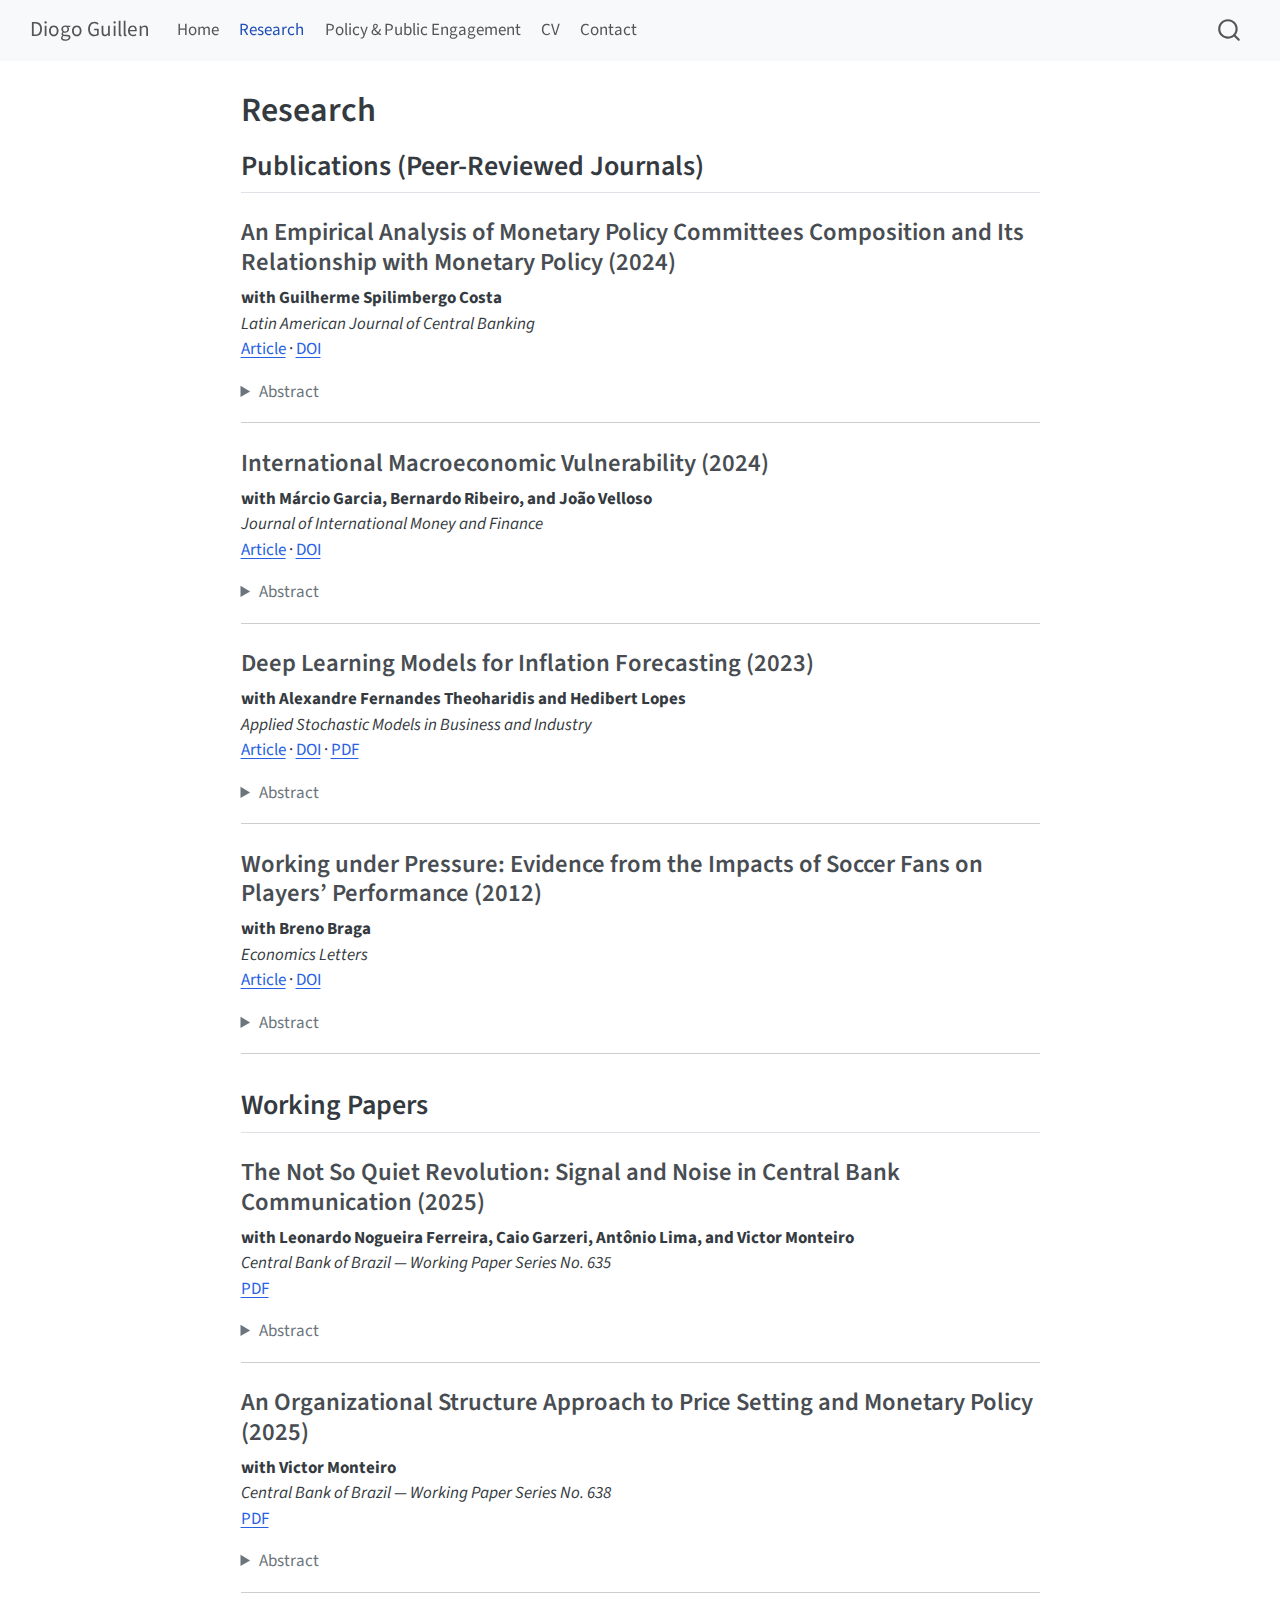
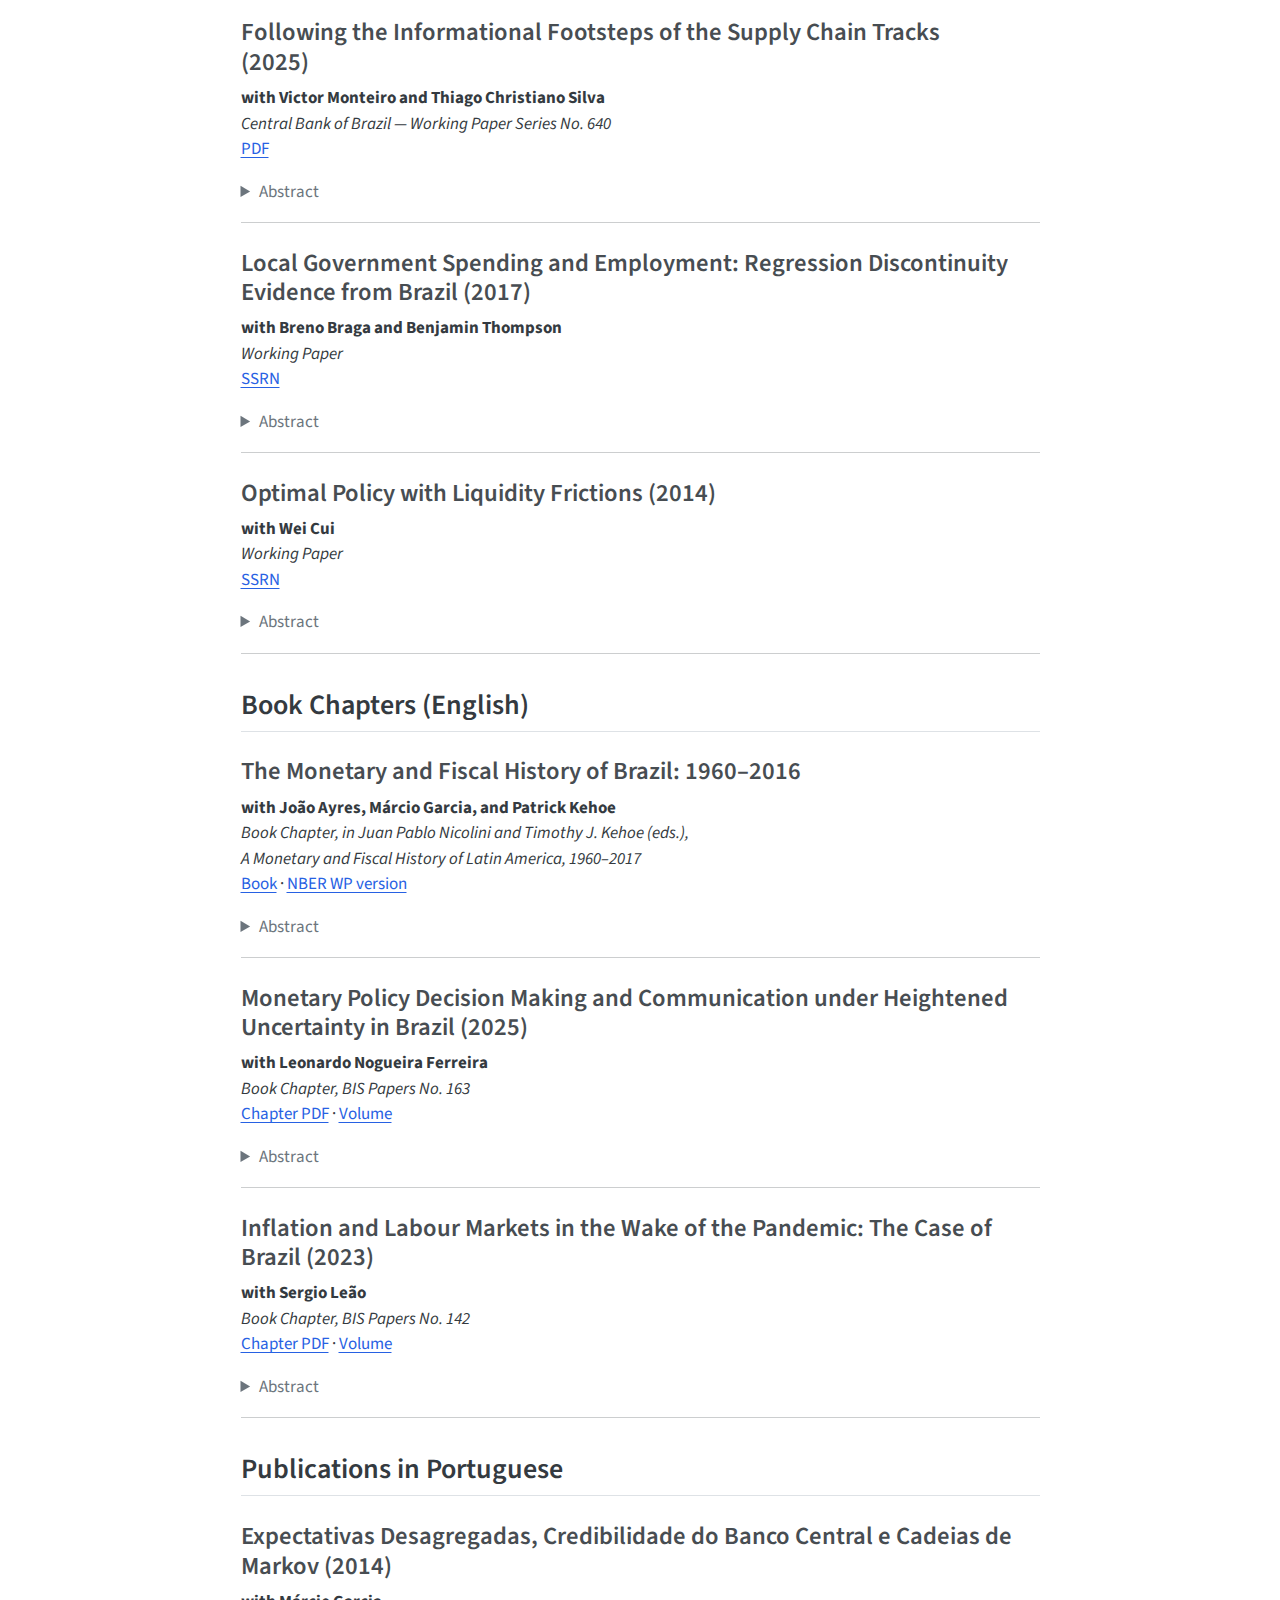
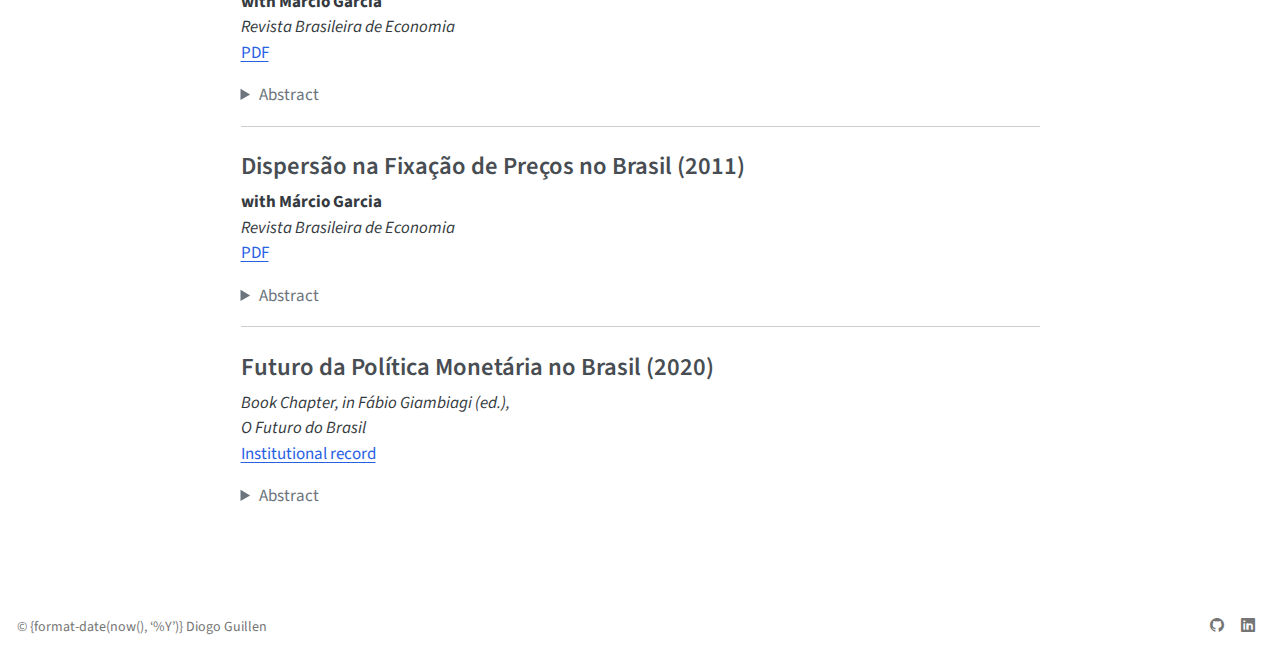
<file: research.html>
<!DOCTYPE html>
<html xmlns="http://www.w3.org/1999/xhtml" lang="en" xml:lang="en"><head>

<meta charset="utf-8">
<meta name="generator" content="quarto-1.8.27">

<meta name="viewport" content="width=device-width, initial-scale=1.0, user-scalable=yes">


<title>Research – Diogo Guillen</title>
<style>
code{white-space: pre-wrap;}
span.smallcaps{font-variant: small-caps;}
div.columns{display: flex; gap: min(4vw, 1.5em);}
div.column{flex: auto; overflow-x: auto;}
div.hanging-indent{margin-left: 1.5em; text-indent: -1.5em;}
ul.task-list{list-style: none;}
ul.task-list li input[type="checkbox"] {
  width: 0.8em;
  margin: 0 0.8em 0.2em -1em; /* quarto-specific, see https://github.com/quarto-dev/quarto-cli/issues/4556 */ 
  vertical-align: middle;
}
</style>


<script src="site_libs/quarto-nav/quarto-nav.js"></script>
<script src="site_libs/quarto-nav/headroom.min.js"></script>
<script src="site_libs/clipboard/clipboard.min.js"></script>
<script src="site_libs/quarto-search/autocomplete.umd.js"></script>
<script src="site_libs/quarto-search/fuse.min.js"></script>
<script src="site_libs/quarto-search/quarto-search.js"></script>
<meta name="quarto:offset" content="./">
<script src="site_libs/quarto-html/quarto.js" type="module"></script>
<script src="site_libs/quarto-html/tabsets/tabsets.js" type="module"></script>
<script src="site_libs/quarto-html/axe/axe-check.js" type="module"></script>
<script src="site_libs/quarto-html/popper.min.js"></script>
<script src="site_libs/quarto-html/tippy.umd.min.js"></script>
<script src="site_libs/quarto-html/anchor.min.js"></script>
<link href="site_libs/quarto-html/tippy.css" rel="stylesheet">
<link href="site_libs/quarto-html/quarto-syntax-highlighting-ed96de9b727972fe78a7b5d16c58bf87.css" rel="stylesheet" id="quarto-text-highlighting-styles">
<script src="site_libs/bootstrap/bootstrap.min.js"></script>
<link href="site_libs/bootstrap/bootstrap-icons.css" rel="stylesheet">
<link href="site_libs/bootstrap/bootstrap-0b37c64f34216b628666a8dac638b53b.min.css" rel="stylesheet" append-hash="true" id="quarto-bootstrap" data-mode="light">
<script id="quarto-search-options" type="application/json">{
  "location": "navbar",
  "copy-button": false,
  "collapse-after": 3,
  "panel-placement": "end",
  "type": "overlay",
  "limit": 50,
  "keyboard-shortcut": [
    "f",
    "/",
    "s"
  ],
  "show-item-context": false,
  "language": {
    "search-no-results-text": "No results",
    "search-matching-documents-text": "matching documents",
    "search-copy-link-title": "Copy link to search",
    "search-hide-matches-text": "Hide additional matches",
    "search-more-match-text": "more match in this document",
    "search-more-matches-text": "more matches in this document",
    "search-clear-button-title": "Clear",
    "search-text-placeholder": "",
    "search-detached-cancel-button-title": "Cancel",
    "search-submit-button-title": "Submit",
    "search-label": "Search"
  }
}</script>
<style>html{ scroll-behavior: smooth; }</style>


<link rel="stylesheet" href="styles.css">
</head>

<body class="nav-fixed fullcontent quarto-light">

<div id="quarto-search-results"></div>
  <header id="quarto-header" class="headroom fixed-top">
    <nav class="navbar navbar-expand-lg " data-bs-theme="dark">
      <div class="navbar-container container-fluid">
      <div class="navbar-brand-container mx-auto">
    <a class="navbar-brand" href="./index.html">
    <span class="navbar-title">Diogo Guillen</span>
    </a>
  </div>
            <div id="quarto-search" class="" title="Search"></div>
          <button class="navbar-toggler" type="button" data-bs-toggle="collapse" data-bs-target="#navbarCollapse" aria-controls="navbarCollapse" role="menu" aria-expanded="false" aria-label="Toggle navigation" onclick="if (window.quartoToggleHeadroom) { window.quartoToggleHeadroom(); }">
  <span class="navbar-toggler-icon"></span>
</button>
          <div class="collapse navbar-collapse" id="navbarCollapse">
            <ul class="navbar-nav navbar-nav-scroll me-auto">
  <li class="nav-item">
    <a class="nav-link" href="./index.html"> 
<span class="menu-text">Home</span></a>
  </li>  
  <li class="nav-item">
    <a class="nav-link active" href="./research.html" aria-current="page"> 
<span class="menu-text">Research</span></a>
  </li>  
  <li class="nav-item">
    <a class="nav-link" href="./policy.html"> 
<span class="menu-text">Policy &amp; Public Engagement</span></a>
  </li>  
  <li class="nav-item">
    <a class="nav-link" href="./cv.html"> 
<span class="menu-text">CV</span></a>
  </li>  
  <li class="nav-item">
    <a class="nav-link" href="./contact.html"> 
<span class="menu-text">Contact</span></a>
  </li>  
</ul>
          </div> <!-- /navcollapse -->
            <div class="quarto-navbar-tools">
</div>
      </div> <!-- /container-fluid -->
    </nav>
</header>
<!-- content -->
<div id="quarto-content" class="quarto-container page-columns page-rows-contents page-layout-article page-navbar">
<!-- sidebar -->
<!-- margin-sidebar -->
    
<!-- main -->
<main class="content" id="quarto-document-content">

<header id="title-block-header" class="quarto-title-block default">
<div class="quarto-title">
<h1 class="title">Research</h1>
</div>



<div class="quarto-title-meta">

    
  
    
  </div>
  


</header>


<section id="publications-peer-reviewed-journals" class="level2">
<h2 class="anchored" data-anchor-id="publications-peer-reviewed-journals">Publications (Peer-Reviewed Journals)</h2>
<section id="an-empirical-analysis-of-monetary-policy-committees-composition-and-its-relationship-with-monetary-policy-2024" class="level3">
<h3 class="anchored" data-anchor-id="an-empirical-analysis-of-monetary-policy-committees-composition-and-its-relationship-with-monetary-policy-2024">An Empirical Analysis of Monetary Policy Committees Composition and Its Relationship with Monetary Policy (2024)</h3>
<p><strong>with Guilherme Spilimbergo Costa</strong><br>
<em>Latin American Journal of Central Banking</em><br>
<a href="https://www.sciencedirect.com/science/article/pii/S2666143824000164">Article</a> · <a href="https://doi.org/10.1016/j.latcb.2024.100134">DOI</a></p>
<details>
<summary>
Abstract
</summary>
This paper studies how the composition of monetary policy committees affects monetary policy decisions. Using institutional variation across committees, we document systematic relationships between member characteristics and policy outcomes, highlighting the role of committee design for decision-making and credibility.
</details>
<hr>
</section>
<section id="international-macroeconomic-vulnerability-2024" class="level3">
<h3 class="anchored" data-anchor-id="international-macroeconomic-vulnerability-2024">International Macroeconomic Vulnerability (2024)</h3>
<p><strong>with Márcio Garcia, Bernardo Ribeiro, and João Velloso</strong><br>
<em>Journal of International Money and Finance</em><br>
<a href="https://www.sciencedirect.com/science/article/abs/pii/S0261560624000925">Article</a> · <a href="https://doi.org/10.1016/j.jimonfin.2024.103105">DOI</a></p>
<details>
<summary>
Abstract
</summary>
We study cross-country sources of macroeconomic vulnerability, emphasizing the interaction between external exposure, domestic policy frameworks, and financial conditions. The analysis shows how structural features shape the transmission of global shocks and the resilience of emerging economies.
</details>
<hr>
</section>
<section id="deep-learning-models-for-inflation-forecasting-2023" class="level3">
<h3 class="anchored" data-anchor-id="deep-learning-models-for-inflation-forecasting-2023">Deep Learning Models for Inflation Forecasting (2023)</h3>
<p><strong>with Alexandre Fernandes Theoharidis and Hedibert Lopes</strong><br>
<em>Applied Stochastic Models in Business and Industry</em><br>
<a href="https://onlinelibrary.wiley.com/doi/10.1002/asmb.2757">Article</a> · <a href="https://doi.org/10.1002/asmb.2757">DOI</a> · <a href="https://hedibert.org/wp-content/uploads/2023/03/theoharidis-guillen-lopes-2023.pdf">PDF</a></p>
<details>
<summary>
Abstract
</summary>
This paper evaluates the performance of deep learning models for inflation forecasting. We compare machine learning approaches to standard econometric benchmarks and show that nonlinear methods can deliver gains in predictive accuracy, particularly during periods of structural change.
</details>
<hr>
</section>
<section id="working-under-pressure-evidence-from-the-impacts-of-soccer-fans-on-players-performance-2012" class="level3">
<h3 class="anchored" data-anchor-id="working-under-pressure-evidence-from-the-impacts-of-soccer-fans-on-players-performance-2012">Working under Pressure: Evidence from the Impacts of Soccer Fans on Players’ Performance (2012)</h3>
<p><strong>with Breno Braga</strong><br>
<em>Economics Letters</em><br>
<a href="https://www.sciencedirect.com/science/article/abs/pii/S0165176511003971">Article</a> · <a href="https://doi.org/10.1016/j.econlet.2011.10.017">DOI</a></p>
<details>
<summary>
Abstract
</summary>
Using match-level data, this paper studies how social pressure affects individual performance. We show that higher crowd intensity has a statistically significant impact on players’ outcomes, providing evidence on behavioral responses under pressure.
</details>
<hr>
</section>
</section>
<section id="working-papers" class="level2">
<h2 class="anchored" data-anchor-id="working-papers">Working Papers</h2>
<section id="the-not-so-quiet-revolution-signal-and-noise-in-central-bank-communication-2025" class="level3">
<h3 class="anchored" data-anchor-id="the-not-so-quiet-revolution-signal-and-noise-in-central-bank-communication-2025">The Not So Quiet Revolution: Signal and Noise in Central Bank Communication (2025)</h3>
<p><strong>with Leonardo Nogueira Ferreira, Caio Garzeri, Antônio Lima, and Victor Monteiro</strong><br>
<em>Central Bank of Brazil — Working Paper Series No.&nbsp;635</em><br>
<a href="https://www.bcb.gov.br/content/publicacoes/WorkingPaperSeries/WP635.pdf">PDF</a></p>
<details>
<summary>
Abstract
</summary>
This paper studies central bank communication under heightened uncertainty. We decompose official communication into informative signal and uninformative noise and analyze their respective effects on expectations and market outcomes, highlighting trade-offs in transparency and clarity.
</details>
<hr>
</section>
<section id="an-organizational-structure-approach-to-price-setting-and-monetary-policy-2025" class="level3">
<h3 class="anchored" data-anchor-id="an-organizational-structure-approach-to-price-setting-and-monetary-policy-2025">An Organizational Structure Approach to Price Setting and Monetary Policy (2025)</h3>
<p><strong>with Victor Monteiro</strong><br>
<em>Central Bank of Brazil — Working Paper Series No.&nbsp;638</em><br>
<a href="https://www.bcb.gov.br/content/publicacoes/WorkingPaperSeries/WP638.pdf">PDF</a></p>
<details>
<summary>
Abstract
</summary>
We develop a New Keynesian framework in which price rigidity emerges endogenously from organizational structure and incentive misalignment within firms. The model generates novel implications for inflation dynamics and the transmission of monetary policy.
</details>
<hr>
</section>
<section id="following-the-informational-footsteps-of-the-supply-chain-tracks-2025" class="level3">
<h3 class="anchored" data-anchor-id="following-the-informational-footsteps-of-the-supply-chain-tracks-2025">Following the Informational Footsteps of the Supply Chain Tracks (2025)</h3>
<p><strong>with Victor Monteiro and Thiago Christiano Silva</strong><br>
<em>Central Bank of Brazil — Working Paper Series No.&nbsp;640</em><br>
<a href="https://www.bcb.gov.br/content/publicacoes/WorkingPaperSeries/WP640.pdf">PDF</a></p>
<details>
<summary>
Abstract
</summary>
This paper studies information propagation in production networks using a model with incomplete information at the firm level. We link information frictions, network structure, and aggregate shock transmission, and provide supporting evidence using Brazilian firm-to-firm transaction data.
</details>
<hr>
</section>
<section id="local-government-spending-and-employment-regression-discontinuity-evidence-from-brazil-2017" class="level3">
<h3 class="anchored" data-anchor-id="local-government-spending-and-employment-regression-discontinuity-evidence-from-brazil-2017">Local Government Spending and Employment: Regression Discontinuity Evidence from Brazil (2017)</h3>
<p><strong>with Breno Braga and Benjamin Thompson</strong><br>
<em>Working Paper</em><br>
<a href="https://papers.ssrn.com/sol3/papers.cfm?abstract_id=2966187">SSRN</a></p>
<details>
<summary>
Abstract
</summary>
Using regression discontinuity designs, we estimate the causal effects of local government spending on employment outcomes in Brazil, providing evidence on the labor-market impact of fiscal policy at the local level.
</details>
<hr>
</section>
<section id="optimal-policy-with-liquidity-frictions-2014" class="level3">
<h3 class="anchored" data-anchor-id="optimal-policy-with-liquidity-frictions-2014">Optimal Policy with Liquidity Frictions (2014)</h3>
<p><strong>with Wei Cui</strong><br>
<em>Working Paper</em><br>
<a href="https://papers.ssrn.com/sol3/papers.cfm?abstract_id=2477334">SSRN</a></p>
<details>
<summary>
Abstract
</summary>
This paper studies optimal monetary policy in environments with liquidity frictions. We characterize policy trade-offs between stabilization and efficiency when financial constraints affect the transmission of monetary interventions.
</details>
<hr>
</section>
</section>
<section id="book-chapters-english" class="level2">
<h2 class="anchored" data-anchor-id="book-chapters-english">Book Chapters (English)</h2>
<section id="the-monetary-and-fiscal-history-of-brazil-19602016" class="level3">
<h3 class="anchored" data-anchor-id="the-monetary-and-fiscal-history-of-brazil-19602016">The Monetary and Fiscal History of Brazil: 1960–2016</h3>
<p><strong>with João Ayres, Márcio Garcia, and Patrick Kehoe</strong><br>
<em>Book Chapter, in Juan Pablo Nicolini and Timothy J. Kehoe (eds.),</em><br>
<em>A Monetary and Fiscal History of Latin America, 1960–2017</em><br>
<a href="https://www.upress.umn.edu/9781517911362/a-monetary-and-fiscal-history-of-latin-america-19602017/">Book</a> · <a href="https://www.nber.org/system/files/working_papers/w25421/w25421.pdf">NBER WP version</a></p>
<details>
<summary>
Abstract
</summary>
This chapter provides a comprehensive account of Brazil’s monetary and fiscal history from 1960 to 2016. We emphasize regime changes, institutional developments, and the interaction between fiscal dominance and monetary policy.
</details>
<hr>
</section>
<section id="monetary-policy-decision-making-and-communication-under-heightened-uncertainty-in-brazil-2025" class="level3">
<h3 class="anchored" data-anchor-id="monetary-policy-decision-making-and-communication-under-heightened-uncertainty-in-brazil-2025">Monetary Policy Decision Making and Communication under Heightened Uncertainty in Brazil (2025)</h3>
<p><strong>with Leonardo Nogueira Ferreira</strong><br>
<em>Book Chapter, BIS Papers No.&nbsp;163</em><br>
<a href="https://www.bis.org/publ/bppdf/bispap163_d.pdf">Chapter PDF</a> · <a href="https://www.bis.org/publ/bppdf/bispap163.htm">Volume</a></p>
<details>
<summary>
Abstract
</summary>
This chapter analyzes how heightened uncertainty affects monetary policy decisions and communication strategies in Brazil. We discuss implications for expectation management, credibility, and policy effectiveness.
</details>
<hr>
</section>
<section id="inflation-and-labour-markets-in-the-wake-of-the-pandemic-the-case-of-brazil-2023" class="level3">
<h3 class="anchored" data-anchor-id="inflation-and-labour-markets-in-the-wake-of-the-pandemic-the-case-of-brazil-2023">Inflation and Labour Markets in the Wake of the Pandemic: The Case of Brazil (2023)</h3>
<p><strong>with Sergio Leão</strong><br>
<em>Book Chapter, BIS Papers No.&nbsp;142</em><br>
<a href="https://www.bis.org/publ/bppdf/bispap142_c.pdf">Chapter PDF</a> · <a href="https://www.bis.org/publ/bppdf/bispap142.pdf">Volume</a></p>
<details>
<summary>
Abstract
</summary>
This chapter studies inflation dynamics and labor market adjustments in Brazil following the COVID-19 pandemic, emphasizing sectoral heterogeneity and distributional effects.
</details>
<hr>
</section>
</section>
<section id="publications-in-portuguese" class="level2">
<h2 class="anchored" data-anchor-id="publications-in-portuguese">Publications in Portuguese</h2>
<section id="expectativas-desagregadas-credibilidade-do-banco-central-e-cadeias-de-markov-2014" class="level3">
<h3 class="anchored" data-anchor-id="expectativas-desagregadas-credibilidade-do-banco-central-e-cadeias-de-markov-2014">Expectativas Desagregadas, Credibilidade do Banco Central e Cadeias de Markov (2014)</h3>
<p><strong>with Márcio Garcia</strong><br>
<em>Revista Brasileira de Economia</em><br>
<a href="https://www.scielo.br/j/rbe/a/5KKzC7vQPSRyqFntfv87fcT/?format=pdf&amp;lang=pt">PDF</a></p>
<details>
<summary>
Abstract
</summary>
This paper analyzes disaggregated inflation expectations in Brazil using Markov chain techniques, highlighting the role of central bank credibility in shaping expectation dynamics.
</details>
<hr>
</section>
<section id="dispersão-na-fixação-de-preços-no-brasil-2011" class="level3">
<h3 class="anchored" data-anchor-id="dispersão-na-fixação-de-preços-no-brasil-2011">Dispersão na Fixação de Preços no Brasil (2011)</h3>
<p><strong>with Márcio Garcia</strong><br>
<em>Revista Brasileira de Economia</em><br>
<a href="https://www.scielo.br/j/rbe/a/rmNTdSB7wJFw3JtZJkQ6ycv/?format=pdf&amp;lang=pt">PDF</a></p>
<details>
<summary>
Abstract
</summary>
We document patterns of price dispersion in Brazil and discuss their implications for inflation dynamics and monetary policy transmission.
</details>
<hr>
</section>
<section id="futuro-da-política-monetária-no-brasil-2020" class="level3">
<h3 class="anchored" data-anchor-id="futuro-da-política-monetária-no-brasil-2020">Futuro da Política Monetária no Brasil (2020)</h3>
<p><em>Book Chapter, in Fábio Giambiagi (ed.),</em><br>
<em>O Futuro do Brasil</em><br>
<a href="https://repositorio.insper.edu.br/entities/publication/650268f7-24b4-4702-91a6-f586441157d7">Institutional record</a></p>
<details>
<summary>
Abstract
</summary>
This chapter discusses challenges and future directions for monetary policy in Brazil, with emphasis on institutional design, credibility, and communication.
</details>


</section>
</section>

</main> <!-- /main -->
<script id="quarto-html-after-body" type="application/javascript">
  window.document.addEventListener("DOMContentLoaded", function (event) {
    const icon = "";
    const anchorJS = new window.AnchorJS();
    anchorJS.options = {
      placement: 'right',
      icon: icon
    };
    anchorJS.add('.anchored');
    const isCodeAnnotation = (el) => {
      for (const clz of el.classList) {
        if (clz.startsWith('code-annotation-')) {                     
          return true;
        }
      }
      return false;
    }
    const onCopySuccess = function(e) {
      // button target
      const button = e.trigger;
      // don't keep focus
      button.blur();
      // flash "checked"
      button.classList.add('code-copy-button-checked');
      var currentTitle = button.getAttribute("title");
      button.setAttribute("title", "Copied!");
      let tooltip;
      if (window.bootstrap) {
        button.setAttribute("data-bs-toggle", "tooltip");
        button.setAttribute("data-bs-placement", "left");
        button.setAttribute("data-bs-title", "Copied!");
        tooltip = new bootstrap.Tooltip(button, 
          { trigger: "manual", 
            customClass: "code-copy-button-tooltip",
            offset: [0, -8]});
        tooltip.show();    
      }
      setTimeout(function() {
        if (tooltip) {
          tooltip.hide();
          button.removeAttribute("data-bs-title");
          button.removeAttribute("data-bs-toggle");
          button.removeAttribute("data-bs-placement");
        }
        button.setAttribute("title", currentTitle);
        button.classList.remove('code-copy-button-checked');
      }, 1000);
      // clear code selection
      e.clearSelection();
    }
    const getTextToCopy = function(trigger) {
      const outerScaffold = trigger.parentElement.cloneNode(true);
      const codeEl = outerScaffold.querySelector('code');
      for (const childEl of codeEl.children) {
        if (isCodeAnnotation(childEl)) {
          childEl.remove();
        }
      }
      return codeEl.innerText;
    }
    const clipboard = new window.ClipboardJS('.code-copy-button:not([data-in-quarto-modal])', {
      text: getTextToCopy
    });
    clipboard.on('success', onCopySuccess);
    if (window.document.getElementById('quarto-embedded-source-code-modal')) {
      const clipboardModal = new window.ClipboardJS('.code-copy-button[data-in-quarto-modal]', {
        text: getTextToCopy,
        container: window.document.getElementById('quarto-embedded-source-code-modal')
      });
      clipboardModal.on('success', onCopySuccess);
    }
      var localhostRegex = new RegExp(/^(?:http|https):\/\/localhost\:?[0-9]*\//);
      var mailtoRegex = new RegExp(/^mailto:/);
        var filterRegex = new RegExp("https:\/\/diogoguillen\.github\.io");
      var isInternal = (href) => {
          return filterRegex.test(href) || localhostRegex.test(href) || mailtoRegex.test(href);
      }
      // Inspect non-navigation links and adorn them if external
     var links = window.document.querySelectorAll('a[href]:not(.nav-link):not(.navbar-brand):not(.toc-action):not(.sidebar-link):not(.sidebar-item-toggle):not(.pagination-link):not(.no-external):not([aria-hidden]):not(.dropdown-item):not(.quarto-navigation-tool):not(.about-link)');
      for (var i=0; i<links.length; i++) {
        const link = links[i];
        if (!isInternal(link.href)) {
          // undo the damage that might have been done by quarto-nav.js in the case of
          // links that we want to consider external
          if (link.dataset.originalHref !== undefined) {
            link.href = link.dataset.originalHref;
          }
            // target, if specified
            link.setAttribute("target", "_blank");
            if (link.getAttribute("rel") === null) {
              link.setAttribute("rel", "noopener");
            }
        }
      }
    function tippyHover(el, contentFn, onTriggerFn, onUntriggerFn) {
      const config = {
        allowHTML: true,
        maxWidth: 500,
        delay: 100,
        arrow: false,
        appendTo: function(el) {
            return el.parentElement;
        },
        interactive: true,
        interactiveBorder: 10,
        theme: 'quarto',
        placement: 'bottom-start',
      };
      if (contentFn) {
        config.content = contentFn;
      }
      if (onTriggerFn) {
        config.onTrigger = onTriggerFn;
      }
      if (onUntriggerFn) {
        config.onUntrigger = onUntriggerFn;
      }
      window.tippy(el, config); 
    }
    const noterefs = window.document.querySelectorAll('a[role="doc-noteref"]');
    for (var i=0; i<noterefs.length; i++) {
      const ref = noterefs[i];
      tippyHover(ref, function() {
        // use id or data attribute instead here
        let href = ref.getAttribute('data-footnote-href') || ref.getAttribute('href');
        try { href = new URL(href).hash; } catch {}
        const id = href.replace(/^#\/?/, "");
        const note = window.document.getElementById(id);
        if (note) {
          return note.innerHTML;
        } else {
          return "";
        }
      });
    }
    const xrefs = window.document.querySelectorAll('a.quarto-xref');
    const processXRef = (id, note) => {
      // Strip column container classes
      const stripColumnClz = (el) => {
        el.classList.remove("page-full", "page-columns");
        if (el.children) {
          for (const child of el.children) {
            stripColumnClz(child);
          }
        }
      }
      stripColumnClz(note)
      if (id === null || id.startsWith('sec-')) {
        // Special case sections, only their first couple elements
        const container = document.createElement("div");
        if (note.children && note.children.length > 2) {
          container.appendChild(note.children[0].cloneNode(true));
          for (let i = 1; i < note.children.length; i++) {
            const child = note.children[i];
            if (child.tagName === "P" && child.innerText === "") {
              continue;
            } else {
              container.appendChild(child.cloneNode(true));
              break;
            }
          }
          if (window.Quarto?.typesetMath) {
            window.Quarto.typesetMath(container);
          }
          return container.innerHTML
        } else {
          if (window.Quarto?.typesetMath) {
            window.Quarto.typesetMath(note);
          }
          return note.innerHTML;
        }
      } else {
        // Remove any anchor links if they are present
        const anchorLink = note.querySelector('a.anchorjs-link');
        if (anchorLink) {
          anchorLink.remove();
        }
        if (window.Quarto?.typesetMath) {
          window.Quarto.typesetMath(note);
        }
        if (note.classList.contains("callout")) {
          return note.outerHTML;
        } else {
          return note.innerHTML;
        }
      }
    }
    for (var i=0; i<xrefs.length; i++) {
      const xref = xrefs[i];
      tippyHover(xref, undefined, function(instance) {
        instance.disable();
        let url = xref.getAttribute('href');
        let hash = undefined; 
        if (url.startsWith('#')) {
          hash = url;
        } else {
          try { hash = new URL(url).hash; } catch {}
        }
        if (hash) {
          const id = hash.replace(/^#\/?/, "");
          const note = window.document.getElementById(id);
          if (note !== null) {
            try {
              const html = processXRef(id, note.cloneNode(true));
              instance.setContent(html);
            } finally {
              instance.enable();
              instance.show();
            }
          } else {
            // See if we can fetch this
            fetch(url.split('#')[0])
            .then(res => res.text())
            .then(html => {
              const parser = new DOMParser();
              const htmlDoc = parser.parseFromString(html, "text/html");
              const note = htmlDoc.getElementById(id);
              if (note !== null) {
                const html = processXRef(id, note);
                instance.setContent(html);
              } 
            }).finally(() => {
              instance.enable();
              instance.show();
            });
          }
        } else {
          // See if we can fetch a full url (with no hash to target)
          // This is a special case and we should probably do some content thinning / targeting
          fetch(url)
          .then(res => res.text())
          .then(html => {
            const parser = new DOMParser();
            const htmlDoc = parser.parseFromString(html, "text/html");
            const note = htmlDoc.querySelector('main.content');
            if (note !== null) {
              // This should only happen for chapter cross references
              // (since there is no id in the URL)
              // remove the first header
              if (note.children.length > 0 && note.children[0].tagName === "HEADER") {
                note.children[0].remove();
              }
              const html = processXRef(null, note);
              instance.setContent(html);
            } 
          }).finally(() => {
            instance.enable();
            instance.show();
          });
        }
      }, function(instance) {
      });
    }
        let selectedAnnoteEl;
        const selectorForAnnotation = ( cell, annotation) => {
          let cellAttr = 'data-code-cell="' + cell + '"';
          let lineAttr = 'data-code-annotation="' +  annotation + '"';
          const selector = 'span[' + cellAttr + '][' + lineAttr + ']';
          return selector;
        }
        const selectCodeLines = (annoteEl) => {
          const doc = window.document;
          const targetCell = annoteEl.getAttribute("data-target-cell");
          const targetAnnotation = annoteEl.getAttribute("data-target-annotation");
          const annoteSpan = window.document.querySelector(selectorForAnnotation(targetCell, targetAnnotation));
          const lines = annoteSpan.getAttribute("data-code-lines").split(",");
          const lineIds = lines.map((line) => {
            return targetCell + "-" + line;
          })
          let top = null;
          let height = null;
          let parent = null;
          if (lineIds.length > 0) {
              //compute the position of the single el (top and bottom and make a div)
              const el = window.document.getElementById(lineIds[0]);
              top = el.offsetTop;
              height = el.offsetHeight;
              parent = el.parentElement.parentElement;
            if (lineIds.length > 1) {
              const lastEl = window.document.getElementById(lineIds[lineIds.length - 1]);
              const bottom = lastEl.offsetTop + lastEl.offsetHeight;
              height = bottom - top;
            }
            if (top !== null && height !== null && parent !== null) {
              // cook up a div (if necessary) and position it 
              let div = window.document.getElementById("code-annotation-line-highlight");
              if (div === null) {
                div = window.document.createElement("div");
                div.setAttribute("id", "code-annotation-line-highlight");
                div.style.position = 'absolute';
                parent.appendChild(div);
              }
              div.style.top = top - 2 + "px";
              div.style.height = height + 4 + "px";
              div.style.left = 0;
              let gutterDiv = window.document.getElementById("code-annotation-line-highlight-gutter");
              if (gutterDiv === null) {
                gutterDiv = window.document.createElement("div");
                gutterDiv.setAttribute("id", "code-annotation-line-highlight-gutter");
                gutterDiv.style.position = 'absolute';
                const codeCell = window.document.getElementById(targetCell);
                const gutter = codeCell.querySelector('.code-annotation-gutter');
                gutter.appendChild(gutterDiv);
              }
              gutterDiv.style.top = top - 2 + "px";
              gutterDiv.style.height = height + 4 + "px";
            }
            selectedAnnoteEl = annoteEl;
          }
        };
        const unselectCodeLines = () => {
          const elementsIds = ["code-annotation-line-highlight", "code-annotation-line-highlight-gutter"];
          elementsIds.forEach((elId) => {
            const div = window.document.getElementById(elId);
            if (div) {
              div.remove();
            }
          });
          selectedAnnoteEl = undefined;
        };
          // Handle positioning of the toggle
      window.addEventListener(
        "resize",
        throttle(() => {
          elRect = undefined;
          if (selectedAnnoteEl) {
            selectCodeLines(selectedAnnoteEl);
          }
        }, 10)
      );
      function throttle(fn, ms) {
      let throttle = false;
      let timer;
        return (...args) => {
          if(!throttle) { // first call gets through
              fn.apply(this, args);
              throttle = true;
          } else { // all the others get throttled
              if(timer) clearTimeout(timer); // cancel #2
              timer = setTimeout(() => {
                fn.apply(this, args);
                timer = throttle = false;
              }, ms);
          }
        };
      }
        // Attach click handler to the DT
        const annoteDls = window.document.querySelectorAll('dt[data-target-cell]');
        for (const annoteDlNode of annoteDls) {
          annoteDlNode.addEventListener('click', (event) => {
            const clickedEl = event.target;
            if (clickedEl !== selectedAnnoteEl) {
              unselectCodeLines();
              const activeEl = window.document.querySelector('dt[data-target-cell].code-annotation-active');
              if (activeEl) {
                activeEl.classList.remove('code-annotation-active');
              }
              selectCodeLines(clickedEl);
              clickedEl.classList.add('code-annotation-active');
            } else {
              // Unselect the line
              unselectCodeLines();
              clickedEl.classList.remove('code-annotation-active');
            }
          });
        }
    const findCites = (el) => {
      const parentEl = el.parentElement;
      if (parentEl) {
        const cites = parentEl.dataset.cites;
        if (cites) {
          return {
            el,
            cites: cites.split(' ')
          };
        } else {
          return findCites(el.parentElement)
        }
      } else {
        return undefined;
      }
    };
    var bibliorefs = window.document.querySelectorAll('a[role="doc-biblioref"]');
    for (var i=0; i<bibliorefs.length; i++) {
      const ref = bibliorefs[i];
      const citeInfo = findCites(ref);
      if (citeInfo) {
        tippyHover(citeInfo.el, function() {
          var popup = window.document.createElement('div');
          citeInfo.cites.forEach(function(cite) {
            var citeDiv = window.document.createElement('div');
            citeDiv.classList.add('hanging-indent');
            citeDiv.classList.add('csl-entry');
            var biblioDiv = window.document.getElementById('ref-' + cite);
            if (biblioDiv) {
              citeDiv.innerHTML = biblioDiv.innerHTML;
            }
            popup.appendChild(citeDiv);
          });
          return popup.innerHTML;
        });
      }
    }
  });
  </script>
</div> <!-- /content -->
<footer class="footer">
  <div class="nav-footer">
    <div class="nav-footer-left">
<p>© {format-date(now(), ‘%Y’)} Diogo Guillen</p>
</div>   
    <div class="nav-footer-center">
      &nbsp;
    </div>
    <div class="nav-footer-right">
      <ul class="footer-items list-unstyled">
    <li class="nav-item compact">
    <a class="nav-link" href="https://github.com/diogoguillen">
      <i class="bi bi-github" role="img">
</i> 
    </a>
  </li>  
    <li class="nav-item compact">
    <a class="nav-link" href="https://www.linkedin.com/">
      <i class="bi bi-linkedin" role="img">
</i> 
    </a>
  </li>  
</ul>
    </div>
  </div>
</footer>




<script src="site_libs/quarto-html/zenscroll-min.js"></script>
</body></html>
</file>
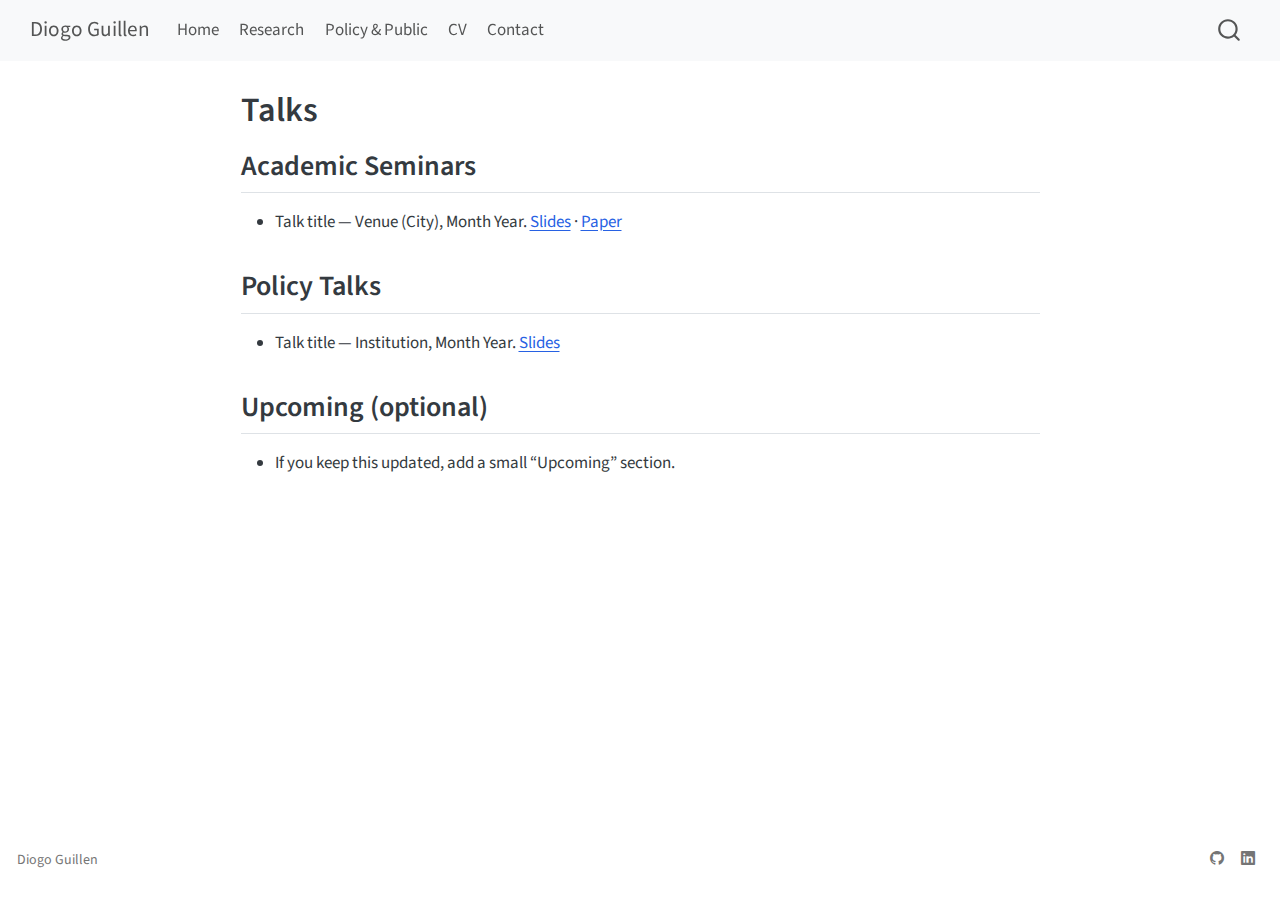
<file: talks.html>
<!DOCTYPE html>
<html xmlns="http://www.w3.org/1999/xhtml" lang="en" xml:lang="en"><head>

<meta charset="utf-8">
<meta name="generator" content="quarto-1.8.27">

<meta name="viewport" content="width=device-width, initial-scale=1.0, user-scalable=yes">


<title>Talks – Diogo Guillen</title>
<style>
code{white-space: pre-wrap;}
span.smallcaps{font-variant: small-caps;}
div.columns{display: flex; gap: min(4vw, 1.5em);}
div.column{flex: auto; overflow-x: auto;}
div.hanging-indent{margin-left: 1.5em; text-indent: -1.5em;}
ul.task-list{list-style: none;}
ul.task-list li input[type="checkbox"] {
  width: 0.8em;
  margin: 0 0.8em 0.2em -1em; /* quarto-specific, see https://github.com/quarto-dev/quarto-cli/issues/4556 */ 
  vertical-align: middle;
}
</style>


<script src="site_libs/quarto-nav/quarto-nav.js"></script>
<script src="site_libs/quarto-nav/headroom.min.js"></script>
<script src="site_libs/clipboard/clipboard.min.js"></script>
<script src="site_libs/quarto-search/autocomplete.umd.js"></script>
<script src="site_libs/quarto-search/fuse.min.js"></script>
<script src="site_libs/quarto-search/quarto-search.js"></script>
<meta name="quarto:offset" content="./">
<script src="site_libs/quarto-html/quarto.js" type="module"></script>
<script src="site_libs/quarto-html/tabsets/tabsets.js" type="module"></script>
<script src="site_libs/quarto-html/axe/axe-check.js" type="module"></script>
<script src="site_libs/quarto-html/popper.min.js"></script>
<script src="site_libs/quarto-html/tippy.umd.min.js"></script>
<script src="site_libs/quarto-html/anchor.min.js"></script>
<link href="site_libs/quarto-html/tippy.css" rel="stylesheet">
<link href="site_libs/quarto-html/quarto-syntax-highlighting-ed96de9b727972fe78a7b5d16c58bf87.css" rel="stylesheet" id="quarto-text-highlighting-styles">
<script src="site_libs/bootstrap/bootstrap.min.js"></script>
<link href="site_libs/bootstrap/bootstrap-icons.css" rel="stylesheet">
<link href="site_libs/bootstrap/bootstrap-0b37c64f34216b628666a8dac638b53b.min.css" rel="stylesheet" append-hash="true" id="quarto-bootstrap" data-mode="light">
<script id="quarto-search-options" type="application/json">{
  "location": "navbar",
  "copy-button": false,
  "collapse-after": 3,
  "panel-placement": "end",
  "type": "overlay",
  "limit": 50,
  "keyboard-shortcut": [
    "f",
    "/",
    "s"
  ],
  "show-item-context": false,
  "language": {
    "search-no-results-text": "No results",
    "search-matching-documents-text": "matching documents",
    "search-copy-link-title": "Copy link to search",
    "search-hide-matches-text": "Hide additional matches",
    "search-more-match-text": "more match in this document",
    "search-more-matches-text": "more matches in this document",
    "search-clear-button-title": "Clear",
    "search-text-placeholder": "",
    "search-detached-cancel-button-title": "Cancel",
    "search-submit-button-title": "Submit",
    "search-label": "Search"
  }
}</script>
<style>html{ scroll-behavior: smooth; }</style>


<link rel="stylesheet" href="styles.css">
</head>

<body class="nav-fixed fullcontent quarto-light">

<div id="quarto-search-results"></div>
  <header id="quarto-header" class="headroom fixed-top">
    <nav class="navbar navbar-expand-lg " data-bs-theme="dark">
      <div class="navbar-container container-fluid">
      <div class="navbar-brand-container mx-auto">
    <a class="navbar-brand" href="./index.html">
    <span class="navbar-title">Diogo Guillen</span>
    </a>
  </div>
            <div id="quarto-search" class="" title="Search"></div>
          <button class="navbar-toggler" type="button" data-bs-toggle="collapse" data-bs-target="#navbarCollapse" aria-controls="navbarCollapse" role="menu" aria-expanded="false" aria-label="Toggle navigation" onclick="if (window.quartoToggleHeadroom) { window.quartoToggleHeadroom(); }">
  <span class="navbar-toggler-icon"></span>
</button>
          <div class="collapse navbar-collapse" id="navbarCollapse">
            <ul class="navbar-nav navbar-nav-scroll me-auto">
  <li class="nav-item">
    <a class="nav-link" href="./index.html"> 
<span class="menu-text">Home</span></a>
  </li>  
  <li class="nav-item">
    <a class="nav-link" href="./research.html"> 
<span class="menu-text">Research</span></a>
  </li>  
  <li class="nav-item">
    <a class="nav-link" href="./policy.html"> 
<span class="menu-text">Policy &amp; Public</span></a>
  </li>  
  <li class="nav-item">
    <a class="nav-link" href="./cv.html"> 
<span class="menu-text">CV</span></a>
  </li>  
  <li class="nav-item">
    <a class="nav-link" href="./contact.html"> 
<span class="menu-text">Contact</span></a>
  </li>  
</ul>
          </div> <!-- /navcollapse -->
            <div class="quarto-navbar-tools">
</div>
      </div> <!-- /container-fluid -->
    </nav>
</header>
<!-- content -->
<div id="quarto-content" class="quarto-container page-columns page-rows-contents page-layout-article page-navbar">
<!-- sidebar -->
<!-- margin-sidebar -->
    
<!-- main -->
<main class="content" id="quarto-document-content">

<header id="title-block-header" class="quarto-title-block default">
<div class="quarto-title">
<h1 class="title">Talks</h1>
</div>



<div class="quarto-title-meta">

    
  
    
  </div>
  


</header>


<section id="academic-seminars" class="level2">
<h2 class="anchored" data-anchor-id="academic-seminars">Academic Seminars</h2>
<ul>
<li>Talk title — Venue (City), Month Year. <a href="#">Slides</a> · <a href="#">Paper</a></li>
</ul>
</section>
<section id="policy-talks" class="level2">
<h2 class="anchored" data-anchor-id="policy-talks">Policy Talks</h2>
<ul>
<li>Talk title — Institution, Month Year. <a href="#">Slides</a></li>
</ul>
</section>
<section id="upcoming-optional" class="level2">
<h2 class="anchored" data-anchor-id="upcoming-optional">Upcoming (optional)</h2>
<ul>
<li>If you keep this updated, add a small “Upcoming” section.</li>
</ul>


</section>

</main> <!-- /main -->
<script id="quarto-html-after-body" type="application/javascript">
  window.document.addEventListener("DOMContentLoaded", function (event) {
    const icon = "";
    const anchorJS = new window.AnchorJS();
    anchorJS.options = {
      placement: 'right',
      icon: icon
    };
    anchorJS.add('.anchored');
    const isCodeAnnotation = (el) => {
      for (const clz of el.classList) {
        if (clz.startsWith('code-annotation-')) {                     
          return true;
        }
      }
      return false;
    }
    const onCopySuccess = function(e) {
      // button target
      const button = e.trigger;
      // don't keep focus
      button.blur();
      // flash "checked"
      button.classList.add('code-copy-button-checked');
      var currentTitle = button.getAttribute("title");
      button.setAttribute("title", "Copied!");
      let tooltip;
      if (window.bootstrap) {
        button.setAttribute("data-bs-toggle", "tooltip");
        button.setAttribute("data-bs-placement", "left");
        button.setAttribute("data-bs-title", "Copied!");
        tooltip = new bootstrap.Tooltip(button, 
          { trigger: "manual", 
            customClass: "code-copy-button-tooltip",
            offset: [0, -8]});
        tooltip.show();    
      }
      setTimeout(function() {
        if (tooltip) {
          tooltip.hide();
          button.removeAttribute("data-bs-title");
          button.removeAttribute("data-bs-toggle");
          button.removeAttribute("data-bs-placement");
        }
        button.setAttribute("title", currentTitle);
        button.classList.remove('code-copy-button-checked');
      }, 1000);
      // clear code selection
      e.clearSelection();
    }
    const getTextToCopy = function(trigger) {
      const outerScaffold = trigger.parentElement.cloneNode(true);
      const codeEl = outerScaffold.querySelector('code');
      for (const childEl of codeEl.children) {
        if (isCodeAnnotation(childEl)) {
          childEl.remove();
        }
      }
      return codeEl.innerText;
    }
    const clipboard = new window.ClipboardJS('.code-copy-button:not([data-in-quarto-modal])', {
      text: getTextToCopy
    });
    clipboard.on('success', onCopySuccess);
    if (window.document.getElementById('quarto-embedded-source-code-modal')) {
      const clipboardModal = new window.ClipboardJS('.code-copy-button[data-in-quarto-modal]', {
        text: getTextToCopy,
        container: window.document.getElementById('quarto-embedded-source-code-modal')
      });
      clipboardModal.on('success', onCopySuccess);
    }
      var localhostRegex = new RegExp(/^(?:http|https):\/\/localhost\:?[0-9]*\//);
      var mailtoRegex = new RegExp(/^mailto:/);
        var filterRegex = new RegExp("https:\/\/diogoguillen\.github\.io");
      var isInternal = (href) => {
          return filterRegex.test(href) || localhostRegex.test(href) || mailtoRegex.test(href);
      }
      // Inspect non-navigation links and adorn them if external
     var links = window.document.querySelectorAll('a[href]:not(.nav-link):not(.navbar-brand):not(.toc-action):not(.sidebar-link):not(.sidebar-item-toggle):not(.pagination-link):not(.no-external):not([aria-hidden]):not(.dropdown-item):not(.quarto-navigation-tool):not(.about-link)');
      for (var i=0; i<links.length; i++) {
        const link = links[i];
        if (!isInternal(link.href)) {
          // undo the damage that might have been done by quarto-nav.js in the case of
          // links that we want to consider external
          if (link.dataset.originalHref !== undefined) {
            link.href = link.dataset.originalHref;
          }
            // target, if specified
            link.setAttribute("target", "_blank");
            if (link.getAttribute("rel") === null) {
              link.setAttribute("rel", "noopener");
            }
        }
      }
    function tippyHover(el, contentFn, onTriggerFn, onUntriggerFn) {
      const config = {
        allowHTML: true,
        maxWidth: 500,
        delay: 100,
        arrow: false,
        appendTo: function(el) {
            return el.parentElement;
        },
        interactive: true,
        interactiveBorder: 10,
        theme: 'quarto',
        placement: 'bottom-start',
      };
      if (contentFn) {
        config.content = contentFn;
      }
      if (onTriggerFn) {
        config.onTrigger = onTriggerFn;
      }
      if (onUntriggerFn) {
        config.onUntrigger = onUntriggerFn;
      }
      window.tippy(el, config); 
    }
    const noterefs = window.document.querySelectorAll('a[role="doc-noteref"]');
    for (var i=0; i<noterefs.length; i++) {
      const ref = noterefs[i];
      tippyHover(ref, function() {
        // use id or data attribute instead here
        let href = ref.getAttribute('data-footnote-href') || ref.getAttribute('href');
        try { href = new URL(href).hash; } catch {}
        const id = href.replace(/^#\/?/, "");
        const note = window.document.getElementById(id);
        if (note) {
          return note.innerHTML;
        } else {
          return "";
        }
      });
    }
    const xrefs = window.document.querySelectorAll('a.quarto-xref');
    const processXRef = (id, note) => {
      // Strip column container classes
      const stripColumnClz = (el) => {
        el.classList.remove("page-full", "page-columns");
        if (el.children) {
          for (const child of el.children) {
            stripColumnClz(child);
          }
        }
      }
      stripColumnClz(note)
      if (id === null || id.startsWith('sec-')) {
        // Special case sections, only their first couple elements
        const container = document.createElement("div");
        if (note.children && note.children.length > 2) {
          container.appendChild(note.children[0].cloneNode(true));
          for (let i = 1; i < note.children.length; i++) {
            const child = note.children[i];
            if (child.tagName === "P" && child.innerText === "") {
              continue;
            } else {
              container.appendChild(child.cloneNode(true));
              break;
            }
          }
          if (window.Quarto?.typesetMath) {
            window.Quarto.typesetMath(container);
          }
          return container.innerHTML
        } else {
          if (window.Quarto?.typesetMath) {
            window.Quarto.typesetMath(note);
          }
          return note.innerHTML;
        }
      } else {
        // Remove any anchor links if they are present
        const anchorLink = note.querySelector('a.anchorjs-link');
        if (anchorLink) {
          anchorLink.remove();
        }
        if (window.Quarto?.typesetMath) {
          window.Quarto.typesetMath(note);
        }
        if (note.classList.contains("callout")) {
          return note.outerHTML;
        } else {
          return note.innerHTML;
        }
      }
    }
    for (var i=0; i<xrefs.length; i++) {
      const xref = xrefs[i];
      tippyHover(xref, undefined, function(instance) {
        instance.disable();
        let url = xref.getAttribute('href');
        let hash = undefined; 
        if (url.startsWith('#')) {
          hash = url;
        } else {
          try { hash = new URL(url).hash; } catch {}
        }
        if (hash) {
          const id = hash.replace(/^#\/?/, "");
          const note = window.document.getElementById(id);
          if (note !== null) {
            try {
              const html = processXRef(id, note.cloneNode(true));
              instance.setContent(html);
            } finally {
              instance.enable();
              instance.show();
            }
          } else {
            // See if we can fetch this
            fetch(url.split('#')[0])
            .then(res => res.text())
            .then(html => {
              const parser = new DOMParser();
              const htmlDoc = parser.parseFromString(html, "text/html");
              const note = htmlDoc.getElementById(id);
              if (note !== null) {
                const html = processXRef(id, note);
                instance.setContent(html);
              } 
            }).finally(() => {
              instance.enable();
              instance.show();
            });
          }
        } else {
          // See if we can fetch a full url (with no hash to target)
          // This is a special case and we should probably do some content thinning / targeting
          fetch(url)
          .then(res => res.text())
          .then(html => {
            const parser = new DOMParser();
            const htmlDoc = parser.parseFromString(html, "text/html");
            const note = htmlDoc.querySelector('main.content');
            if (note !== null) {
              // This should only happen for chapter cross references
              // (since there is no id in the URL)
              // remove the first header
              if (note.children.length > 0 && note.children[0].tagName === "HEADER") {
                note.children[0].remove();
              }
              const html = processXRef(null, note);
              instance.setContent(html);
            } 
          }).finally(() => {
            instance.enable();
            instance.show();
          });
        }
      }, function(instance) {
      });
    }
        let selectedAnnoteEl;
        const selectorForAnnotation = ( cell, annotation) => {
          let cellAttr = 'data-code-cell="' + cell + '"';
          let lineAttr = 'data-code-annotation="' +  annotation + '"';
          const selector = 'span[' + cellAttr + '][' + lineAttr + ']';
          return selector;
        }
        const selectCodeLines = (annoteEl) => {
          const doc = window.document;
          const targetCell = annoteEl.getAttribute("data-target-cell");
          const targetAnnotation = annoteEl.getAttribute("data-target-annotation");
          const annoteSpan = window.document.querySelector(selectorForAnnotation(targetCell, targetAnnotation));
          const lines = annoteSpan.getAttribute("data-code-lines").split(",");
          const lineIds = lines.map((line) => {
            return targetCell + "-" + line;
          })
          let top = null;
          let height = null;
          let parent = null;
          if (lineIds.length > 0) {
              //compute the position of the single el (top and bottom and make a div)
              const el = window.document.getElementById(lineIds[0]);
              top = el.offsetTop;
              height = el.offsetHeight;
              parent = el.parentElement.parentElement;
            if (lineIds.length > 1) {
              const lastEl = window.document.getElementById(lineIds[lineIds.length - 1]);
              const bottom = lastEl.offsetTop + lastEl.offsetHeight;
              height = bottom - top;
            }
            if (top !== null && height !== null && parent !== null) {
              // cook up a div (if necessary) and position it 
              let div = window.document.getElementById("code-annotation-line-highlight");
              if (div === null) {
                div = window.document.createElement("div");
                div.setAttribute("id", "code-annotation-line-highlight");
                div.style.position = 'absolute';
                parent.appendChild(div);
              }
              div.style.top = top - 2 + "px";
              div.style.height = height + 4 + "px";
              div.style.left = 0;
              let gutterDiv = window.document.getElementById("code-annotation-line-highlight-gutter");
              if (gutterDiv === null) {
                gutterDiv = window.document.createElement("div");
                gutterDiv.setAttribute("id", "code-annotation-line-highlight-gutter");
                gutterDiv.style.position = 'absolute';
                const codeCell = window.document.getElementById(targetCell);
                const gutter = codeCell.querySelector('.code-annotation-gutter');
                gutter.appendChild(gutterDiv);
              }
              gutterDiv.style.top = top - 2 + "px";
              gutterDiv.style.height = height + 4 + "px";
            }
            selectedAnnoteEl = annoteEl;
          }
        };
        const unselectCodeLines = () => {
          const elementsIds = ["code-annotation-line-highlight", "code-annotation-line-highlight-gutter"];
          elementsIds.forEach((elId) => {
            const div = window.document.getElementById(elId);
            if (div) {
              div.remove();
            }
          });
          selectedAnnoteEl = undefined;
        };
          // Handle positioning of the toggle
      window.addEventListener(
        "resize",
        throttle(() => {
          elRect = undefined;
          if (selectedAnnoteEl) {
            selectCodeLines(selectedAnnoteEl);
          }
        }, 10)
      );
      function throttle(fn, ms) {
      let throttle = false;
      let timer;
        return (...args) => {
          if(!throttle) { // first call gets through
              fn.apply(this, args);
              throttle = true;
          } else { // all the others get throttled
              if(timer) clearTimeout(timer); // cancel #2
              timer = setTimeout(() => {
                fn.apply(this, args);
                timer = throttle = false;
              }, ms);
          }
        };
      }
        // Attach click handler to the DT
        const annoteDls = window.document.querySelectorAll('dt[data-target-cell]');
        for (const annoteDlNode of annoteDls) {
          annoteDlNode.addEventListener('click', (event) => {
            const clickedEl = event.target;
            if (clickedEl !== selectedAnnoteEl) {
              unselectCodeLines();
              const activeEl = window.document.querySelector('dt[data-target-cell].code-annotation-active');
              if (activeEl) {
                activeEl.classList.remove('code-annotation-active');
              }
              selectCodeLines(clickedEl);
              clickedEl.classList.add('code-annotation-active');
            } else {
              // Unselect the line
              unselectCodeLines();
              clickedEl.classList.remove('code-annotation-active');
            }
          });
        }
    const findCites = (el) => {
      const parentEl = el.parentElement;
      if (parentEl) {
        const cites = parentEl.dataset.cites;
        if (cites) {
          return {
            el,
            cites: cites.split(' ')
          };
        } else {
          return findCites(el.parentElement)
        }
      } else {
        return undefined;
      }
    };
    var bibliorefs = window.document.querySelectorAll('a[role="doc-biblioref"]');
    for (var i=0; i<bibliorefs.length; i++) {
      const ref = bibliorefs[i];
      const citeInfo = findCites(ref);
      if (citeInfo) {
        tippyHover(citeInfo.el, function() {
          var popup = window.document.createElement('div');
          citeInfo.cites.forEach(function(cite) {
            var citeDiv = window.document.createElement('div');
            citeDiv.classList.add('hanging-indent');
            citeDiv.classList.add('csl-entry');
            var biblioDiv = window.document.getElementById('ref-' + cite);
            if (biblioDiv) {
              citeDiv.innerHTML = biblioDiv.innerHTML;
            }
            popup.appendChild(citeDiv);
          });
          return popup.innerHTML;
        });
      }
    }
  });
  </script>
</div> <!-- /content -->
<footer class="footer">
  <div class="nav-footer">
    <div class="nav-footer-left">
<p>Diogo Guillen</p>
</div>   
    <div class="nav-footer-center">
      &nbsp;
    </div>
    <div class="nav-footer-right">
      <ul class="footer-items list-unstyled">
    <li class="nav-item compact">
    <a class="nav-link" href="https://github.com/diogoguillen">
      <i class="bi bi-github" role="img">
</i> 
    </a>
  </li>  
    <li class="nav-item compact">
    <a class="nav-link" href="https://www.linkedin.com/">
      <i class="bi bi-linkedin" role="img">
</i> 
    </a>
  </li>  
</ul>
    </div>
  </div>
</footer>




<script src="site_libs/quarto-html/zenscroll-min.js"></script>
</body></html>
</file>
<file: site_libs/quarto-html/tippy.css>
.tippy-box[data-animation=fade][data-state=hidden]{opacity:0}[data-tippy-root]{max-width:calc(100vw - 10px)}.tippy-box{position:relative;background-color:#333;color:#fff;border-radius:4px;font-size:14px;line-height:1.4;white-space:normal;outline:0;transition-property:transform,visibility,opacity}.tippy-box[data-placement^=top]>.tippy-arrow{bottom:0}.tippy-box[data-placement^=top]>.tippy-arrow:before{bottom:-7px;left:0;border-width:8px 8px 0;border-top-color:initial;transform-origin:center top}.tippy-box[data-placement^=bottom]>.tippy-arrow{top:0}.tippy-box[data-placement^=bottom]>.tippy-arrow:before{top:-7px;left:0;border-width:0 8px 8px;border-bottom-color:initial;transform-origin:center bottom}.tippy-box[data-placement^=left]>.tippy-arrow{right:0}.tippy-box[data-placement^=left]>.tippy-arrow:before{border-width:8px 0 8px 8px;border-left-color:initial;right:-7px;transform-origin:center left}.tippy-box[data-placement^=right]>.tippy-arrow{left:0}.tippy-box[data-placement^=right]>.tippy-arrow:before{left:-7px;border-width:8px 8px 8px 0;border-right-color:initial;transform-origin:center right}.tippy-box[data-inertia][data-state=visible]{transition-timing-function:cubic-bezier(.54,1.5,.38,1.11)}.tippy-arrow{width:16px;height:16px;color:#333}.tippy-arrow:before{content:"";position:absolute;border-color:transparent;border-style:solid}.tippy-content{position:relative;padding:5px 9px;z-index:1}
</file>
<file: site_libs/quarto-html/quarto-syntax-highlighting-ed96de9b727972fe78a7b5d16c58bf87.css>
/* quarto syntax highlight colors */
:root {
  --quarto-hl-ot-color: #003B4F;
  --quarto-hl-at-color: #657422;
  --quarto-hl-ss-color: #20794D;
  --quarto-hl-an-color: #5E5E5E;
  --quarto-hl-fu-color: #4758AB;
  --quarto-hl-st-color: #20794D;
  --quarto-hl-cf-color: #003B4F;
  --quarto-hl-op-color: #5E5E5E;
  --quarto-hl-er-color: #AD0000;
  --quarto-hl-bn-color: #AD0000;
  --quarto-hl-al-color: #AD0000;
  --quarto-hl-va-color: #111111;
  --quarto-hl-bu-color: inherit;
  --quarto-hl-ex-color: inherit;
  --quarto-hl-pp-color: #AD0000;
  --quarto-hl-in-color: #5E5E5E;
  --quarto-hl-vs-color: #20794D;
  --quarto-hl-wa-color: #5E5E5E;
  --quarto-hl-do-color: #5E5E5E;
  --quarto-hl-im-color: #00769E;
  --quarto-hl-ch-color: #20794D;
  --quarto-hl-dt-color: #AD0000;
  --quarto-hl-fl-color: #AD0000;
  --quarto-hl-co-color: #5E5E5E;
  --quarto-hl-cv-color: #5E5E5E;
  --quarto-hl-cn-color: #8f5902;
  --quarto-hl-sc-color: #5E5E5E;
  --quarto-hl-dv-color: #AD0000;
  --quarto-hl-kw-color: #003B4F;
}

/* other quarto variables */
:root {
  --quarto-font-monospace: SFMono-Regular, Menlo, Monaco, Consolas, "Liberation Mono", "Courier New", monospace;
}

/* syntax highlight based on Pandoc's rules */
pre > code.sourceCode > span {
  color: #003B4F;
}

code.sourceCode > span {
  color: #003B4F;
}

div.sourceCode,
div.sourceCode pre.sourceCode {
  color: #003B4F;
}

/* Normal */
code span {
  color: #003B4F;
}

/* Alert */
code span.al {
  color: #AD0000;
  font-style: inherit;
}

/* Annotation */
code span.an {
  color: #5E5E5E;
  font-style: inherit;
}

/* Attribute */
code span.at {
  color: #657422;
  font-style: inherit;
}

/* BaseN */
code span.bn {
  color: #AD0000;
  font-style: inherit;
}

/* BuiltIn */
code span.bu {
  font-style: inherit;
}

/* ControlFlow */
code span.cf {
  color: #003B4F;
  font-weight: bold;
  font-style: inherit;
}

/* Char */
code span.ch {
  color: #20794D;
  font-style: inherit;
}

/* Constant */
code span.cn {
  color: #8f5902;
  font-style: inherit;
}

/* Comment */
code span.co {
  color: #5E5E5E;
  font-style: inherit;
}

/* CommentVar */
code span.cv {
  color: #5E5E5E;
  font-style: italic;
}

/* Documentation */
code span.do {
  color: #5E5E5E;
  font-style: italic;
}

/* DataType */
code span.dt {
  color: #AD0000;
  font-style: inherit;
}

/* DecVal */
code span.dv {
  color: #AD0000;
  font-style: inherit;
}

/* Error */
code span.er {
  color: #AD0000;
  font-style: inherit;
}

/* Extension */
code span.ex {
  font-style: inherit;
}

/* Float */
code span.fl {
  color: #AD0000;
  font-style: inherit;
}

/* Function */
code span.fu {
  color: #4758AB;
  font-style: inherit;
}

/* Import */
code span.im {
  color: #00769E;
  font-style: inherit;
}

/* Information */
code span.in {
  color: #5E5E5E;
  font-style: inherit;
}

/* Keyword */
code span.kw {
  color: #003B4F;
  font-weight: bold;
  font-style: inherit;
}

/* Operator */
code span.op {
  color: #5E5E5E;
  font-style: inherit;
}

/* Other */
code span.ot {
  color: #003B4F;
  font-style: inherit;
}

/* Preprocessor */
code span.pp {
  color: #AD0000;
  font-style: inherit;
}

/* SpecialChar */
code span.sc {
  color: #5E5E5E;
  font-style: inherit;
}

/* SpecialString */
code span.ss {
  color: #20794D;
  font-style: inherit;
}

/* String */
code span.st {
  color: #20794D;
  font-style: inherit;
}

/* Variable */
code span.va {
  color: #111111;
  font-style: inherit;
}

/* VerbatimString */
code span.vs {
  color: #20794D;
  font-style: inherit;
}

/* Warning */
code span.wa {
  color: #5E5E5E;
  font-style: italic;
}

.prevent-inlining {
  content: "</";
}

/*# sourceMappingURL=0920dd6d7437995b8cdf7429764427b1.css.map */
</file>
<file: styles.css>
/* Minimal, academic look */
.hero {
  display: grid;
  grid-template-columns: 160px 1fr;
  gap: 24px;
  align-items: start;
  margin-top: 10px;
}

@media (max-width: 700px) {
  .hero {
    grid-template-columns: 1fr;
  }
}

.profile {
  width: 160px;
  height: 160px;
  object-fit: cover;
  border-radius: 9999px;
  box-shadow: 0 8px 24px rgba(0,0,0,0.12);
}

.kicker {
  font-size: 1.05rem;
  margin-top: -4px;
  color: rgba(0,0,0,0.72);
}

.quicklinks a {
  display: inline-block;
  margin-right: 10px;
  margin-top: 6px;
  padding: 6px 10px;
  border: 1px solid rgba(0,0,0,0.14);
  border-radius: 10px;
  text-decoration: none;
}

.quicklinks a:hover {
  border-color: rgba(0,0,0,0.30);
}
</file>
